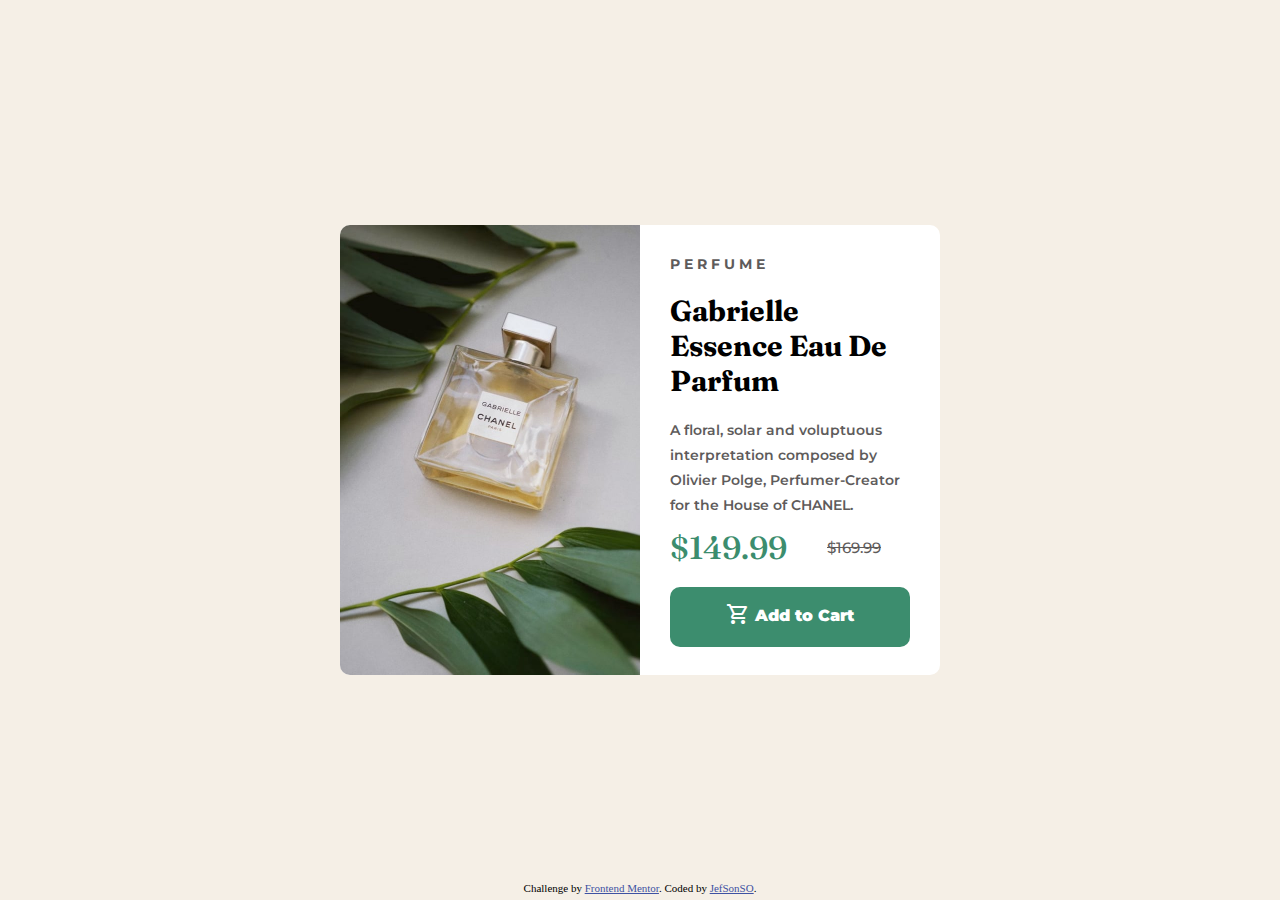
<file: cartaodevisualizacao/index.html>
<!DOCTYPE html>
<html lang="en">
<head>
  <meta charset="UTF-8">
  <meta name="viewport" content="width=device-width, initial-scale=1.0"> <!-- displays site properly based on user's device -->

  <link rel="icon" type="image/png" sizes="32x32" href="./images/favicon-32x32.png">

  <link rel="stylesheet" href="https://fonts.googleapis.com/css2?family=Material+Symbols+Outlined:opsz,wght,FILL,GRAD@48,400,0,0" />
    
  <title>Frontend Mentor | Product preview card component</title>
  <link rel="stylesheet" href="estilos/style.css">
  <link rel="stylesheet" href="estilos/descktop.css" media="screen and (orientation:landscape)">
</head>
<body>

  <div class="card">
    <div class="foto"></div>
    <div class="info">
        <h2>PERFUME</h2>
        <h1>Gabrielle Essence Eau De Parfum</h1>
        <p>
         A floral, solar and voluptuous interpretation composed by Olivier Polge,
          Perfumer-Creator for the House of CHANEL.
        </p>
       <div class="preco">
          <p id="atual">$149.99</p>
          <p id="antigo">$169.99</p>
       </div>
       <div class="add_to_cart"><a href="#">
        <p>
          <span class="material-symbols-outlined">
          shopping_cart
          </span>
          Add to Cart
        </p>
       </a>
        </div>
    </div>
  </div>
  <div class="attribution">
    Challenge by <a href="https://www.frontendmentor.io?ref=challenge" target="_blank">Frontend Mentor</a>. 
    Coded by <a href="https://github.com/JefersonSO" target="_blank">JefSonSO</a>.
  </div>
</body>
</html>
</file>
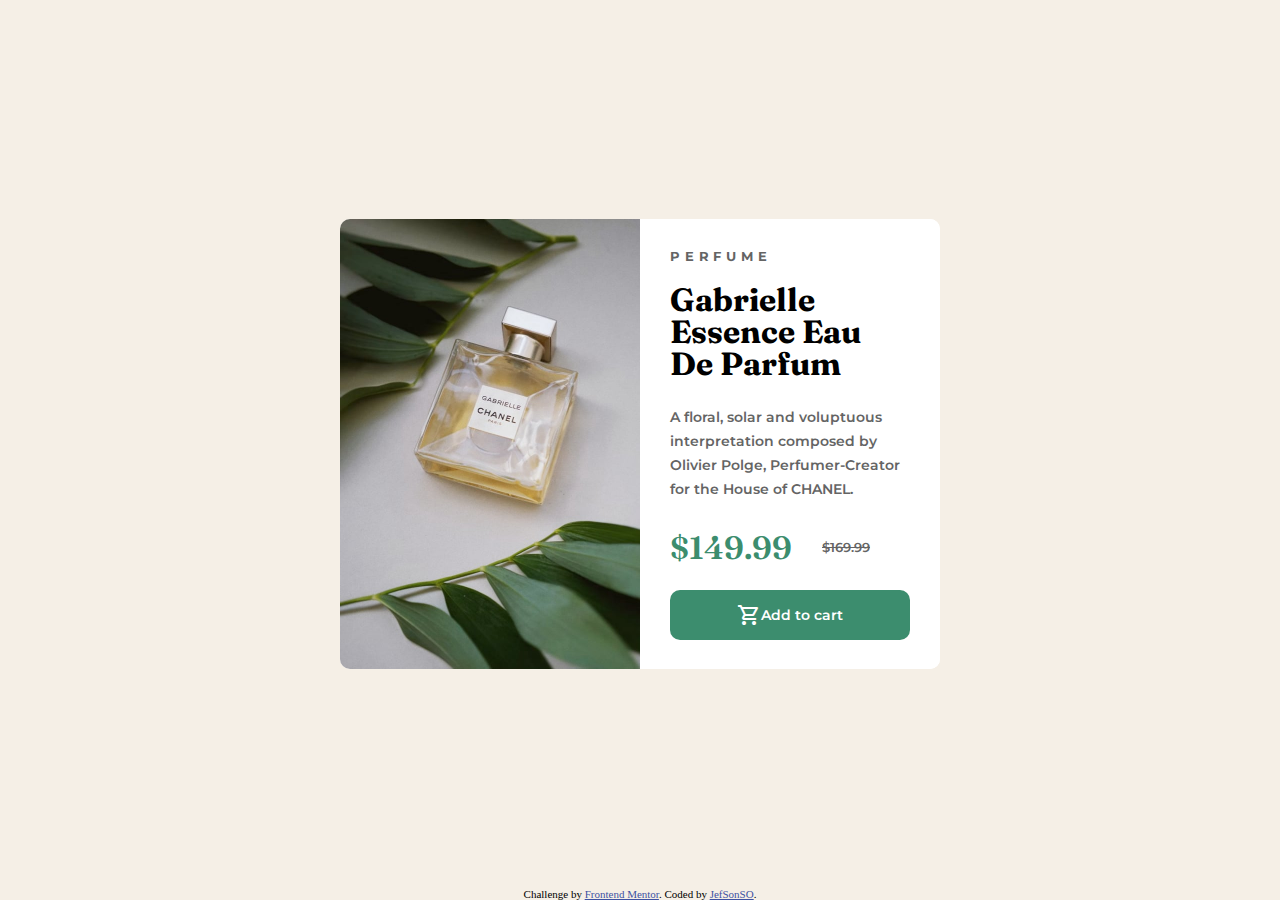
<file: cartaodevisualizacaocomflexbox/index.html>
<!DOCTYPE html>
<html lang="pt-br">
<head>
    <meta charset="UTF-8">
    <meta http-equiv="X-UA-Compatible" content="IE=edge">
    <meta name="viewport" content="width=device-width, initial-scale=1.0">
    <link rel="stylesheet" href="https://fonts.googleapis.com/css2?family=Material+Symbols+Outlined:opsz,wght,FILL,GRAD@48,400,0,0" />
    <link rel="stylesheet" href="estilos/style.css">
    <link rel="stylesheet" href="estilos/desktop.css" media="screen">
    <link rel="stylesheet" href="estilos/portrait.css" media="screen and (orientation: portrait)">
     
    <title>Frontend Mentor | Product preview card component</title>
</head>
<body>
    <section class="card">
       <div class="img"></div>
       <section class="info">
            <h1>PERFUME</h1>
            <h2>Gabrielle Essence Eau De Parfum</h2>
            <p>A floral, solar and voluptuous interpretation composed by Olivier Polge,
             Perfumer-Creator for the House of CHANEL.
            </p>
            <div class="preco">
                <p id="pnovo">$149.99</p>
                <p id="pantigo">$169.99</p>
            </div>
            <div class="button">
                <a href="#">
                    <span class="material-symbols-outlined">
                        shopping_cart
                        </span>
                    <p>Add to cart</p>
                </a>
            </div>
        </section>
    </section>
    <footer class="attribution">
        Challenge by <a href="https://www.frontendmentor.io?ref=challenge" target="_blank">Frontend Mentor</a>. 
        Coded by <a href="https://github.com/JefersonSO" target="_blank">JefSonSO</a>.
    </footer>
</body>

</html>
</file>
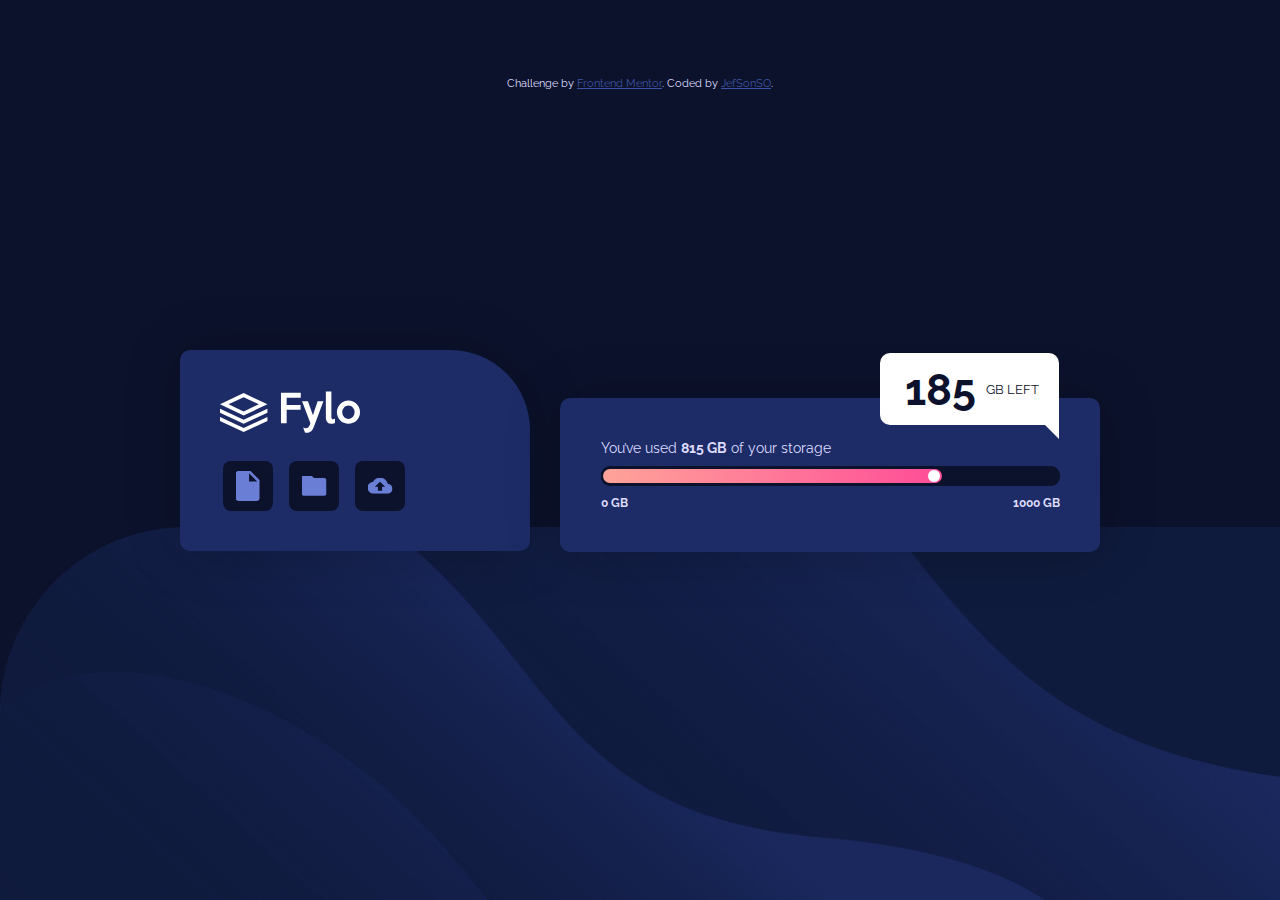
<file: fylo-data-storage-component-master/index.html>
<!DOCTYPE html>
<html lang="en">
<head>
  <meta charset="UTF-8">
  <meta name="viewport" content="width=device-width, initial-scale=1.0"> <!-- displays site properly based on user's device -->

  <link rel="icon" type="image/png" sizes="32x32" href="./images/favicon-32x32.png">

  <link href="https://fonts.googleapis.com/css2?family=Raleway&display=swap" rel="stylesheet">

  <link rel="stylesheet" href="https://fonts.googleapis.com/css2?family=Material+Symbols+Outlined:opsz,wght,FILL,GRAD@48,400,0,0" />

  <link rel="stylesheet" href="styles/desktop.css">

  <link rel="stylesheet" href="styles/portrait.css">
  
  <title>Frontend Mentor | Fylo data storage component</title>


</head>
<body>
    <section class="box">
    
      <div class="options">
        <img src="images/logo.svg" alt="logo fylo">
        <div class="icons">
          <span><img src="images/icon-document.svg" alt="document">
        </span>
          <span><img src="images/icon-folder.svg" alt="folder"></span>
          <span><img src="images/icon-upload.svg" alt="upload" id="upload"></span>
        </div>
      </div>
    
    
      <div class="storage">
    
          <p>
            You’ve used <strong>815 GB</strong> of your storage
          </p>
          <div class="meter">
            <div id="bar">
              <div id="point"></div>
            </div>
          </div>
          <div id="gb">
            <p> <strong>0 GB</strong></p>
            <p><strong>1000 GB</strong></p>
          </div>
           <div id="balloon">
            <p id="n">185 </p>
            <p id="l">GB LEFT</p>
          </div>
    
      </div>
      <div class="attribution">
        Challenge by <a href="https://www.frontendmentor.io?ref=challenge" target="_blank">Frontend Mentor</a>.
        Coded by <a href="https://github.com/JefersonSO" target="_blank">JefSonSO</a>.
      </div>
    </section>
</body>
</html>
</file>
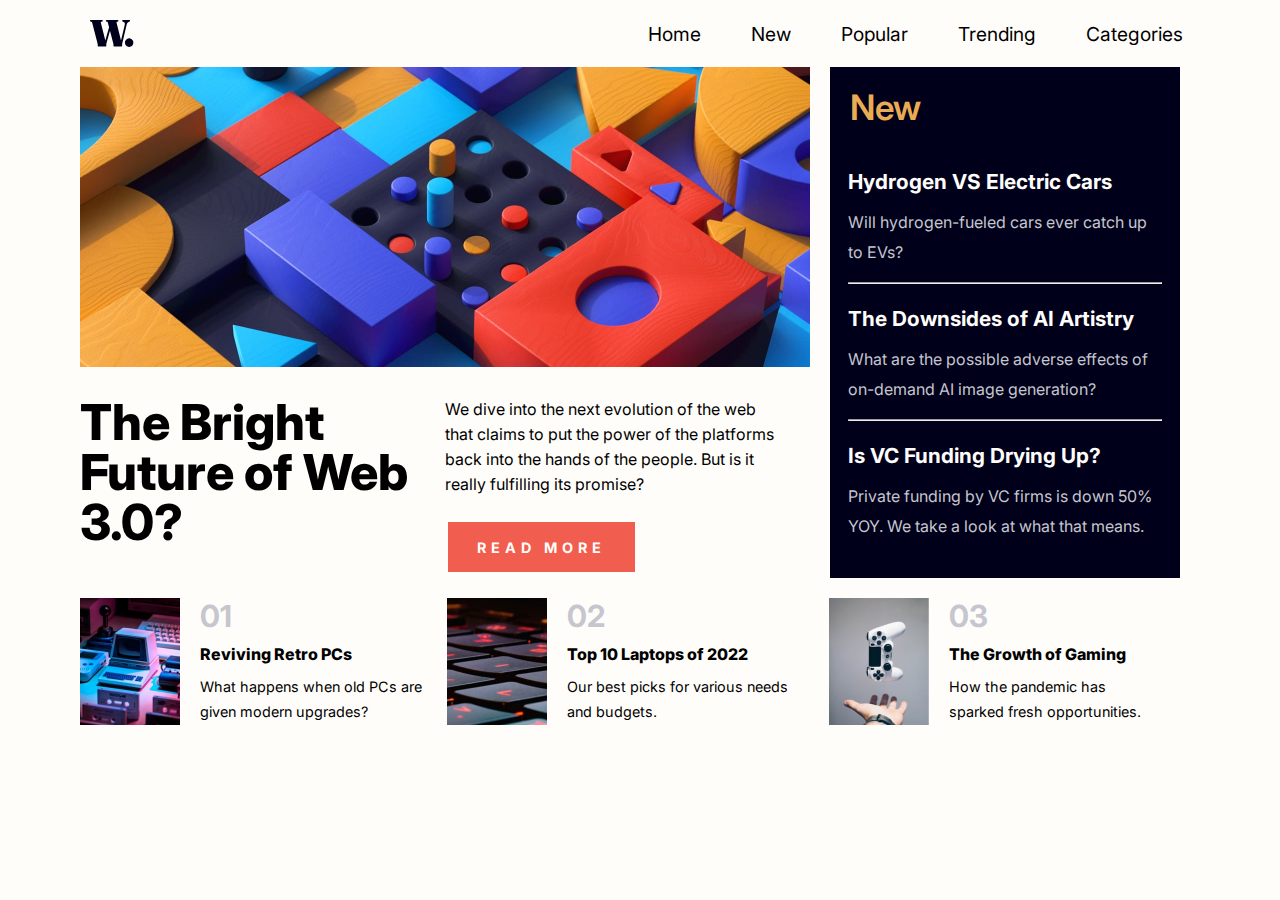
<file: news-homepage-main/index.html>
<!DOCTYPE html>
<html lang="en">
<head>
  <meta charset="UTF-8">
  <meta name="viewport" content="width=device-width, initial-scale=1.0"> <!-- displays site properly based on user's device -->

  <link rel="icon" type="image/png" sizes="32x32" href="./assets/images/favicon-32x32.png">
  
  <link href="https://fonts.googleapis.com/css2?family=Inter:wght@400;700;800&display=swap" rel="stylesheet">

  <link rel="stylesheet" href="estilos/mobile_style.css" media="All">
  <link rel="stylesheet" href="estilos/desktop.css" media="screen">
  
  <title>Frontend Mentor | News homepage</title>


  
</head>
<body >
  <header>
    <nav >
        <img src="assets/images/logo.svg" alt="icone 'w.'" id="iconeW">
        
        <div id="menu">
          <div id="fecharMenu">
            <img src="assets/images/icon-menu-close.svg" alt="xix" >
          </div>
          <a href="#">Home</a>
          <a href="#">New</a>
          <a href="#">Popular</a>
          <a href="#">Trending</a>
          <a href="#">Categories</a>
        </div>
        <div id="abrirMenu">
          <img src="assets/images/icon-menu.svg" alt="icone menu">
        </div>
    </nav>
  </header>
  <main>
    
    <section>
      <article>
        <img src="assets/images/image-web-3-desktop.jpg" alt="ilustração de peças que se encaixam" id="ftgrande">
        <img src="assets/images/image-web-3-mobile.jpg" alt="ilustração de peças que se encaixam" id="ftpequena" >
        <aside id="web3">
          <h1>The Bright Future of Web 3.0?</h1>
          <p>
            We dive into the next evolution of the web that claims to put the power of the platforms back into the hands of the people.
            But is it really fulfilling its promise?
          </p>
          <div id="leiamais">
            <a href="#">READ MORE</a>
          </div>
        </aside>
      </article>
      
      <aside id="news">
        <h2>New</h2>
        <h3>Hydrogen VS Electric Cars</h3>
        <p>Will hydrogen-fueled cars ever catch up to EVs?</p>
        <hr>
        <h3>The Downsides of AI Artistry</h3>
        <p>What are the possible adverse effects of on-demand AI image generation?</p>
        <hr>
        <h3>Is VC Funding Drying Up?</h3>
        <p>Private funding by VC firms is down 50% YOY. We take a look at what that means.</p>
      </aside>
    </section>  
    <article id="mais">
      <aside id="t01">
        <img src="assets/images/image-retro-pcs.jpg" alt="pc retrô">
        <div class="texto">
          <h2>01</h2>
          <h3>Reviving Retro PCs</h3>
          <p>What happens when old PCs are given modern upgrades?</p>
        </div>
      </aside>
      <aside id="t02">
        <img src="assets/images/image-top-laptops.jpg" alt="teclado laptop">
        <div class="texto">
          <h2>02</h2>
          <h3>Top 10 Laptops of 2022</h3>
          <p>Our best picks for various needs and budgets.</p>
        </div>
      </aside>
      <aside id="t03">
        <img src="assets/images/image-gaming-growth.jpg" alt="controle de ps4">
        <div class="texto">
          <h2>03</h2>
          <h3>The Growth of Gaming</h3>
          <p>How the pandemic has sparked fresh opportunities.</p>
        </div>
      </aside>
    </article>
  </main>  
  <script src="script.js"></script>
</body>  
    
  
</html>
</file>
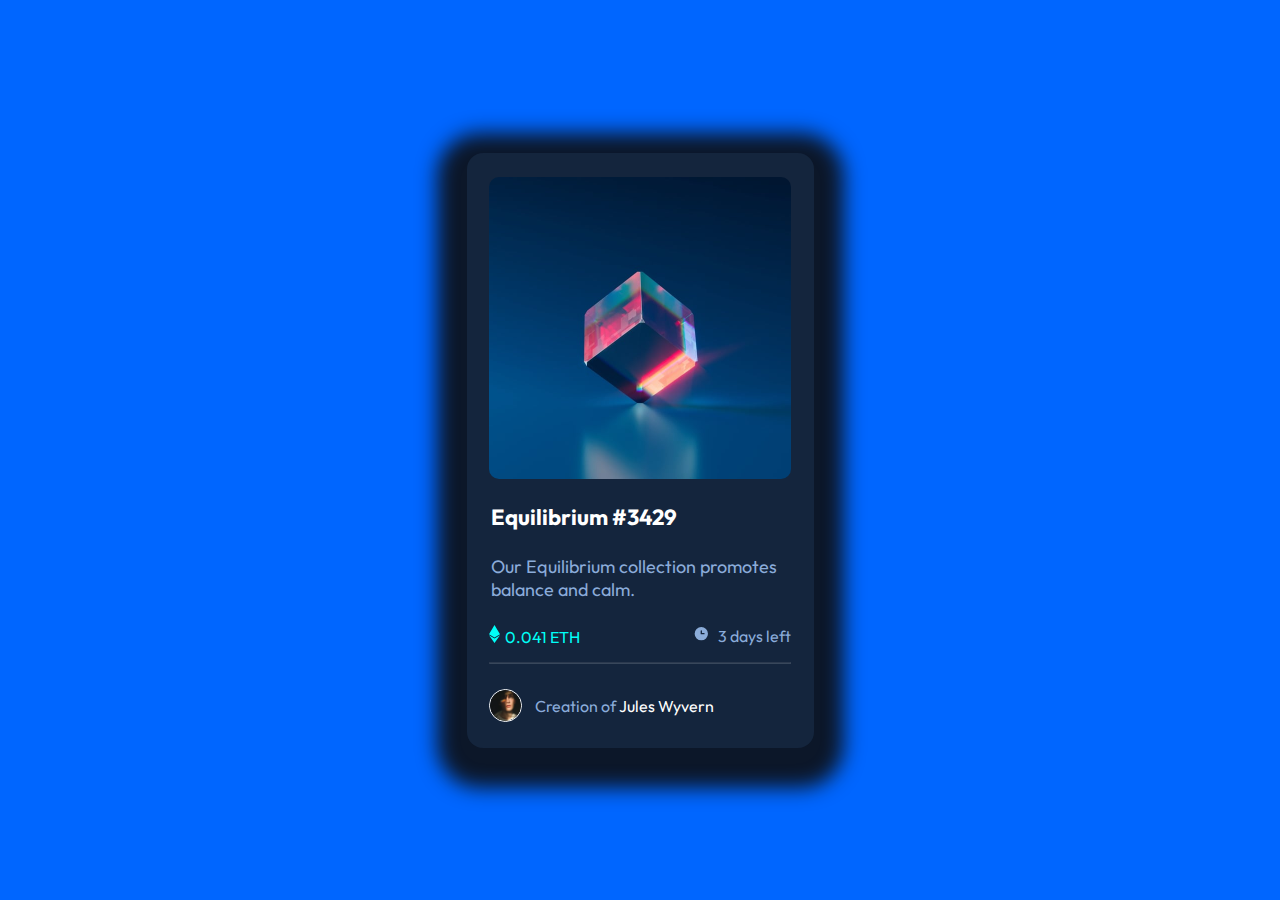
<file: nft-preview-card-component-main/index.html>
<!DOCTYPE html>
<html lang="en">
<head>
  <meta charset="UTF-8">
  <meta name="viewport" content="width=device-width, initial-scale=1.0">

  <link rel="icon" type="image/png" sizes="32x32" href="./images/favicon-32x32.png">
  
  <title>Frontend Mentor | NFT preview card component</title>

  <link rel="stylesheet" href="estilos/desktop.css">

  <link rel="stylesheet" href="estilos/portrait.css" media="screen and (orientation: portrait)">

  
</head>
<body>
  <section class="conteiner">
    <div class="img">
      <a href="">
        <div class="slc"></div>
      </a>
    </div>
    <h1><a href="#">Equilibrium #3429</a></h1>
    <p id="txt">Our Equilibrium collection promotes balance and calm.</p>
    <div class="a"><p id="eth"><img src="images/icon-ethereum.svg" alt="">0.041 ETH</p>
       <p><img src="images/icon-clock.svg" alt="clock"> 3 days left</p> 
    </div>
    <hr>
    <div class="creator">
      <p><img src="images/image-avatar.png" alt="creator"> Creation of <a href="#">Jules Wyvern</a></p>
    </div>
  </section>
</body>
</html>
</file>
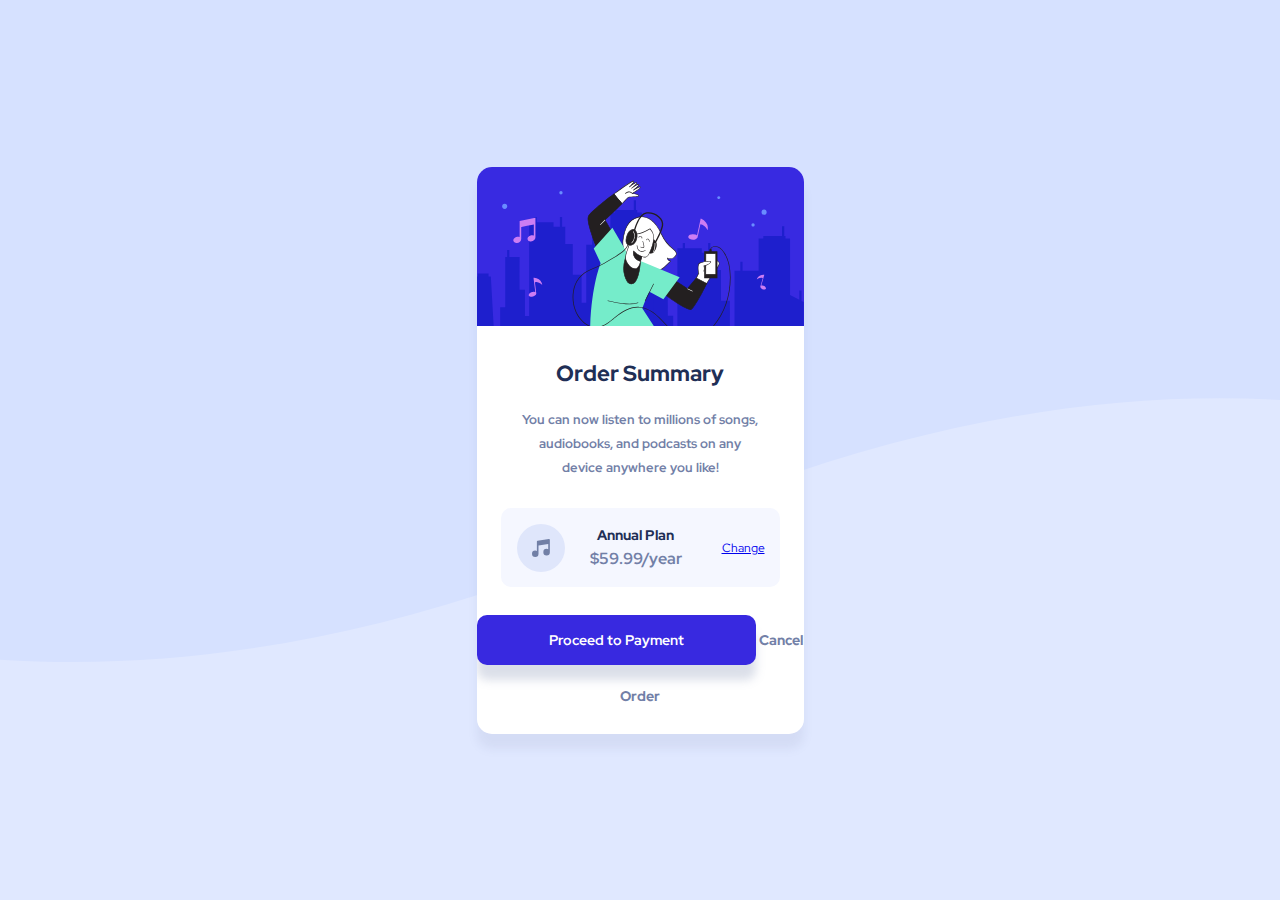
<file: order-summary-component-main/index.html>
<!DOCTYPE html>
<html lang="pt-Br">
<head>
  <meta charset="UTF-8">
  <meta name="viewport" content="width=device-width, initial-scale=1.0"> 
  <link rel="icon" type="image/png" sizes="32x32" href="./images/favicon-32x32.png">

  <link rel="preconnect" href="https://fonts.googleapis.com">
  <link rel="preconnect" href="https://fonts.gstatic.com" crossorigin>
  <link href="https://fonts.googleapis.com/css2?family=Red+Hat+Display:wght@500;700;800&display=swap" rel="stylesheet"> 

  <link rel="stylesheet" href="style.css" media="all">

  <link rel="stylesheet" href="desktop.css">

  <title>Frontend Mentor | Order summary card</title>

  
 
</head>
<body>

  <main>
    <img src="images/illustration-hero.svg" alt="ilustração pessoa com fones de ouvido">
    <h1>Order Summary</h1>
    <p>
      You can now listen to millions of songs, audiobooks, and podcasts on any
      device anywhere you like!
    </p>
    <section>
      <img src="images/icon-music.svg" alt="ocone nota musical">
      <div id="preco">
        <h2>Annual Plan</h2>
        <p>$59.99/year</p>
      </div>
      <a href="#">Change</a>
    </section>
    <input type="button" value="Proceed to Payment">
    <a href="#">Cancel Order</a>
  </main>
  
  
</body>
</html>
</file>
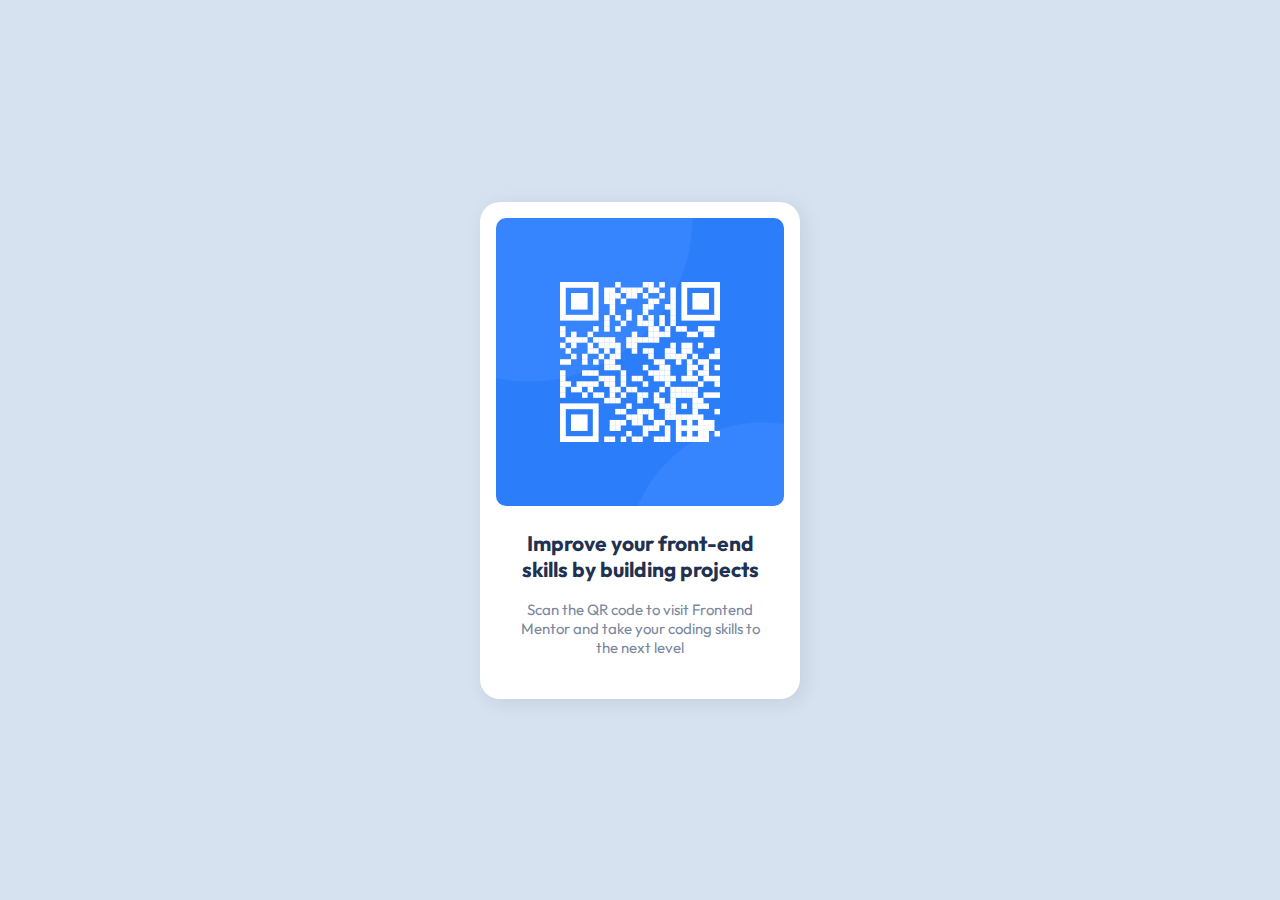
<file: qr-code-component-main/index.html>
<!DOCTYPE html>
<html lang="en">
<head>
  <meta charset="UTF-8">
  <meta name="viewport" content="width=device-width, initial-scale=1.0">

  <link rel="icon" type="image/png" sizes="32x32" href="./images/favicon-32x32.png">

  <link rel="preconnect" href="https://fonts.googleapis.com">
  <link rel="preconnect" href="https://fonts.gstatic.com" crossorigin>
  <link href="https://fonts.googleapis.com/css2?family=Outfit:wght@400;700&display=swap" rel="stylesheet">

  
  
  <title>Frontend Mentor | QR code component</title>
  <style>
    * {
      margin: 0%;
      padding: 0%;
      box-sizing: border-box;
    }


    body{
        width: 100vw;
        height: 100vh;
        display: flex;
        justify-content: center;
        align-items: center;
        background-color: hsl(212, 45%, 89%);
        font-family: 'Outfit', sans-serif;
        

    }

    #card {
      
      width: 320px;
      height: 497px;
      border-radius: 20px;
      background-color: hsl(0, 0%, 100%);
      box-shadow: 4px 4px 20px rgba(0, 0, 0, 0.082);
    }

    #card > img {
      width: 288px;
      height: 288px;
      margin: auto;
      margin: 16px;
      margin-bottom: 0%;
      border-radius: 10px;
    }

    h1 {
      font-size: 21px;
      margin: 20px 28px 18px 28px;
      text-align: center;
      color: hsl(218, 44%, 22%)
    }

    p {
      color: hsl(220, 15%, 55%);
      text-align: center;
      margin: 10px 34px 18px 34px;
      font-size: 15px;
    }



  </style>

  
</head>
<body>

  <div id="card">
    <img src="images/image-qr-code.png" alt="">
    <h1>Improve your front-end skills by building projects</h1>
    <p>Scan the QR code to visit Frontend Mentor and take your coding skills to the next level</p>
  </div>
  
  
</body>
</html>
</file>
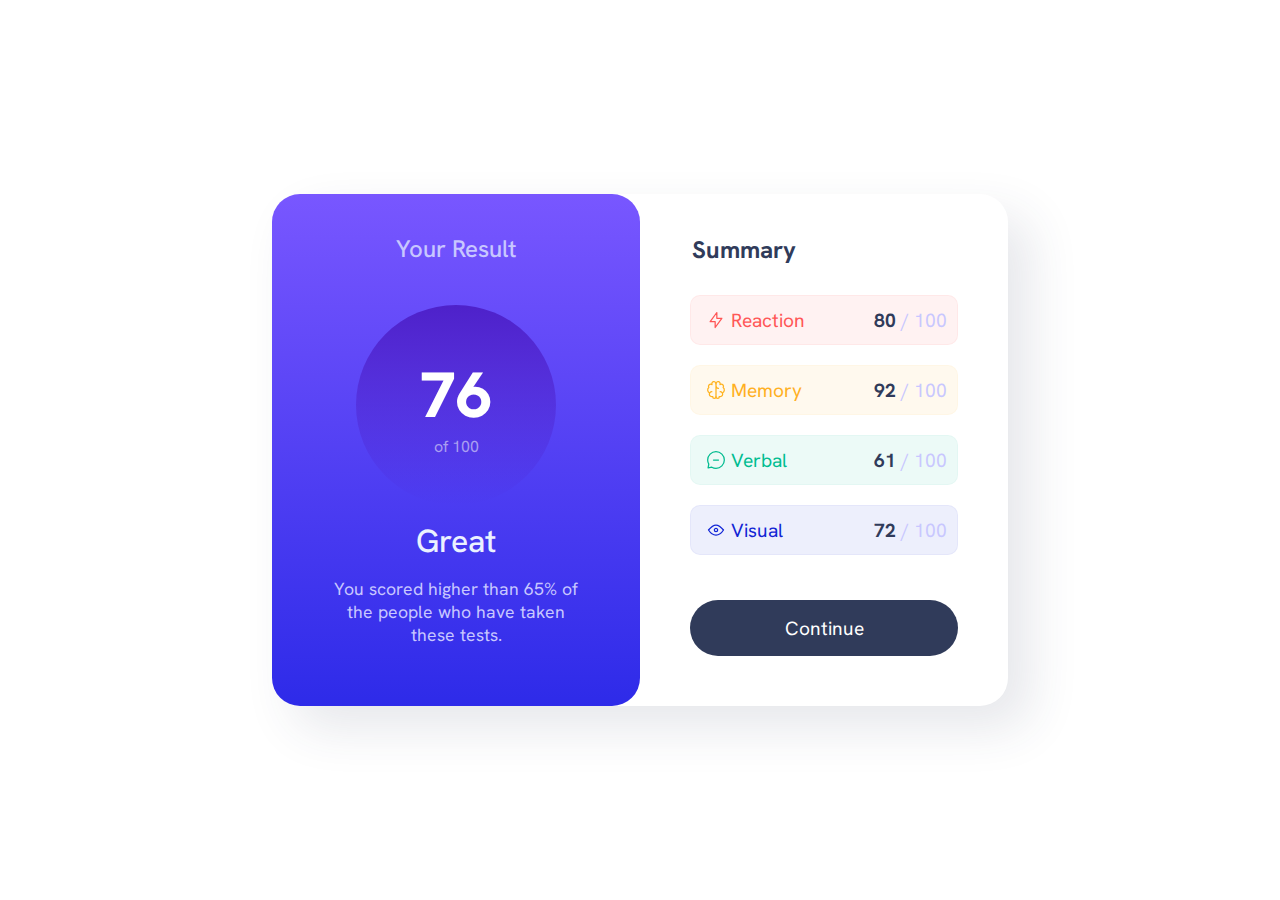
<file: results-summary-component-main/index.html>
<!DOCTYPE html>
<html lang="en">
<head>
  <meta charset="UTF-8">
  <meta name="viewport" content="width=device-width, initial-scale=1.0"> 

  <link rel="icon" type="image/png" sizes="32x32" href="./assets/images/favicon-32x32.png">

  

  <link rel="stylesheet" href="estilos/style.css" media="all">
  <link rel="stylesheet" href="estilos/desktop.css">
  <link rel="stylesheet" href="estilos/mobile.css" >
  
  <title>Frontend Mentor | Results summary component</title>

 
  
</head>
<body>

  <div id="card">
    <div id="result">
      <h1>Your Result</h1>
      <div id="circulo">
        <p id="pontuação">76</p>
        <p id="of_100">of 100</p>
      </div>
      <h2>Great</h2>
      <p>You scored higher than 65% of the people who have taken these tests.</p>
    </div>
    
    <div id="sumary">
      <h1>Summary</h1>
      <div id="reaction">
        <p class="p1"> <img src="assets/images/icon-reaction.svg" alt="icone reaction"> Reaction</p>
        <p class="p2"><strong>80</strong> / 100</p>
      </div>
      <div id="memory">
        <p class="p1"> <img src="assets/images/icon-memory.svg" alt="icone memory"> Memory</p>
        <p class="p2"><strong>92</strong> / 100</p>
      </div>
      <div id="verbal">
        <p class="p1"> <img src="assets/images/icon-verbal.svg" alt="icone verbal"> Verbal</p>
        <p class="p2"><strong>61</strong> / 100</p>
      </div>
      <div id="visual">
        <p class="p1"> <img src="assets/images/icon-visual.svg" alt="icone visual"> Visual</p>
        <p class="p2"><strong>72 </strong>/ 100</p>
      </div>
      <input type="button" value="Continue" id="continue">
    </div>
  </div>
  
 
</body>
</html>
</file>
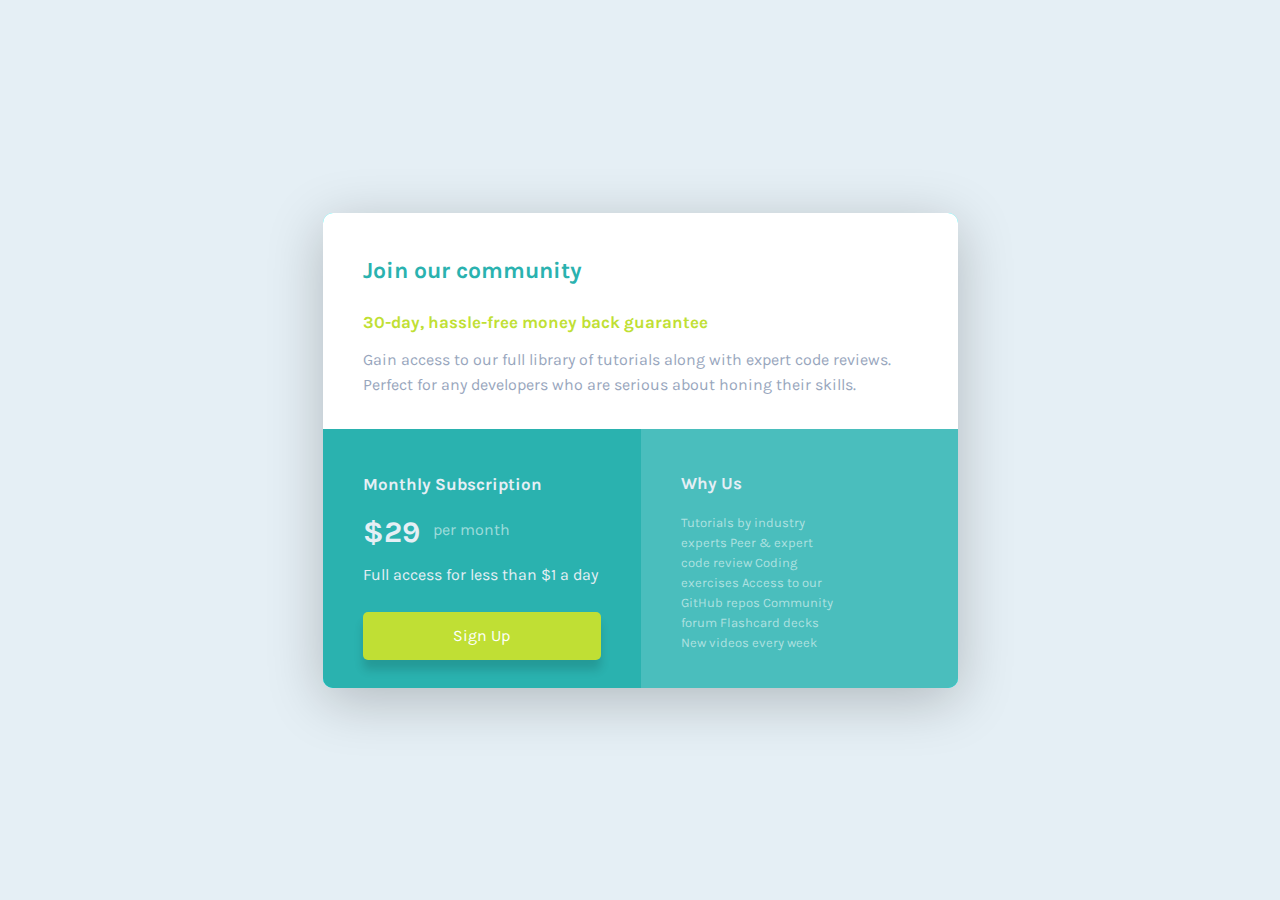
<file: single-price-grid-component-master/index.html>
<!DOCTYPE html>
<html lang="en">
<head>
  <meta charset="UTF-8">
  <meta name="viewport" content="width=device-width, initial-scale=1.0"> <!-- displays site properly based on user's device -->

  <link rel="icon" type="image/png" sizes="32x32" href="./images/favicon-32x32.png">

  <link rel="preconnect" href="https://fonts.googleapis.com">
  <link rel="preconnect" href="https://fonts.gstatic.com" crossorigin>
  <link href="https://fonts.googleapis.com/css2?family=Karla:wght@400;700&display=swap" rel="stylesheet">

  <link rel="stylesheet" href="style.css">
  
  <title>Frontend Mentor | Single Price Grid Component</title>


  <style>
    .attribution { font-size: 11px; text-align: center; }
    .attribution a { color: hsl(228, 45%, 44%); }
  </style>
</head>
<body>
  <main>
    <section id="s1">
      <h1>Join our community</h1>
      <h2>30-day, hassle-free money back guarantee</h2>
      <p>
        Gain access to our full library of tutorials along with expert code reviews.
        Perfect for any developers who are serious about honing their skills.
      </p>
    </section>
    <section id="s2">
      <h1>Monthly Subscription</h1>
      <article>
        <p id="preco"> &dollar;29</p>
        <p id="porMes"> per month </p>
      </article>
      <p>
        Full access for less than &dollar;1 a day
      </p>
      <input type="button" value="Sign Up">
    </section>
    <section id="s3">
      <h1>Why Us</h1>
      <p>
        Tutorials by industry experts
        Peer &amp; expert code review
        Coding exercises
        Access to our GitHub repos
        Community forum
        Flashcard decks
        New videos every week
      </p>
    </section>
  </main>
  

</body>
</html>
</file>
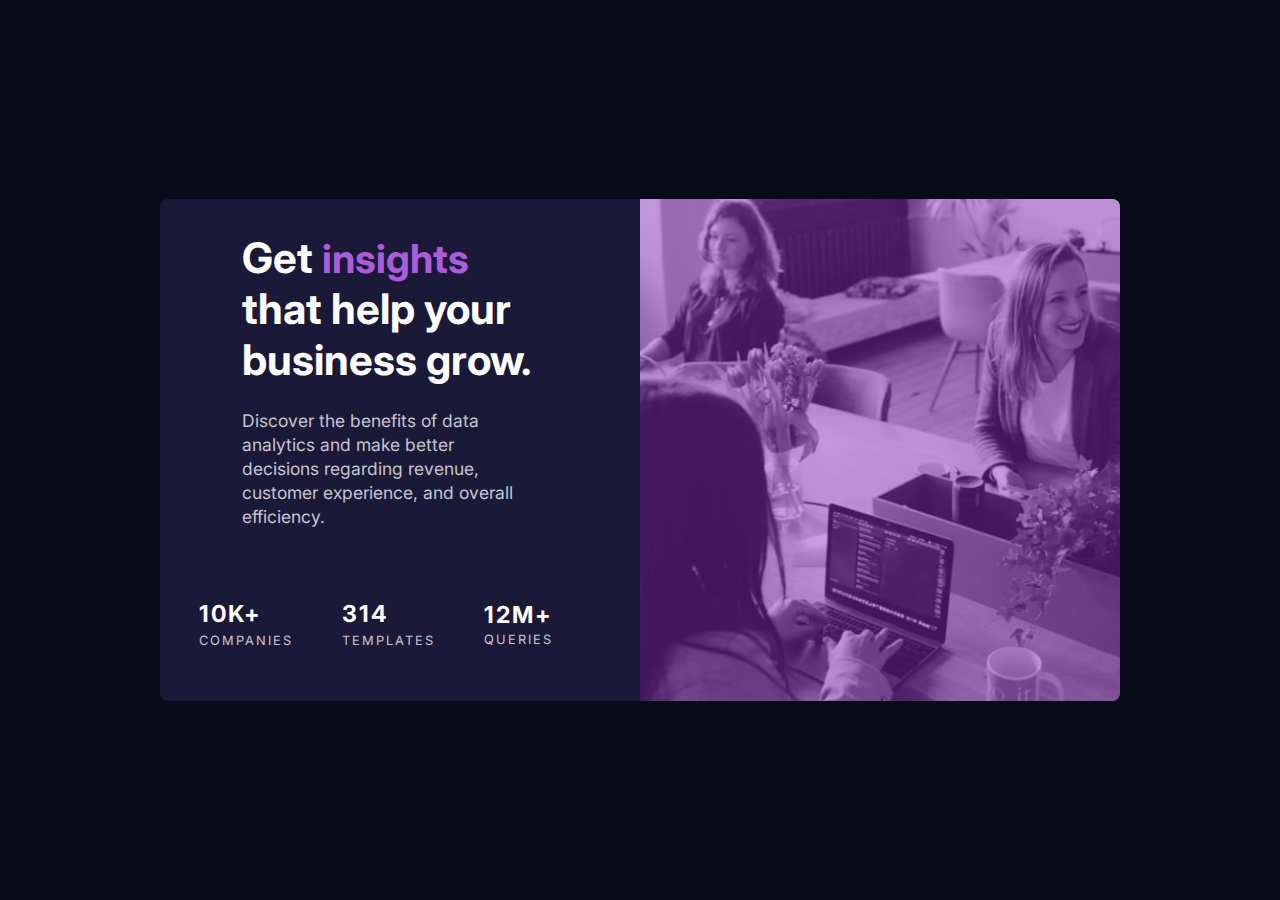
<file: stats-preview-card-component-main/index.html>
<!DOCTYPE html>
<html lang="pt-br">
<head>
  <meta charset="UTF-8">
  <meta name="viewport" content="width=device-width, initial-scale=1.0"> 
  <link rel="icon" type="image/png" sizes="32x32" href="./images/favicon-32x32.png">
  <link rel="preconnect" href="https://fonts.googleapis.com">
  <link rel="preconnect" href="https://fonts.gstatic.com" crossorigin>
  <link href="https://fonts.googleapis.com/css2?family=Inter:wght@400;700&family=Lexend+Deca&display=swap" rel="stylesheet">
  <link rel="stylesheet" href="styles/style.css">
  
  <title>Frontend Mentor | Stats preview card component</title>


</head>
<body class="centralizar">

  <main>
    <section id="img"><aside></aside></section>
    
    <section id="txt" class="centralizar" >
        <h1>Get <b>insights</b> that help your business grow.</h1>
        <p>
          Discover the benefits of data analytics and make better decisions regarding revenue, customer
          experience, and overall efficiency.
        </p>
  
        <section id="dados" >
          <div class="centralizar">
            <h2>10k+</h2>
            <p>companies</p>
          </div>
          <div class="centralizar">
            <h2>314</h2>
            <p>templates</p>
          </div>
          <div class="centralizar">
            <h2>12m+</h2>
            <p>queries</p>
          </div>
        </section> 
    </section>
  </main>

  
</body>
</html>
</file>
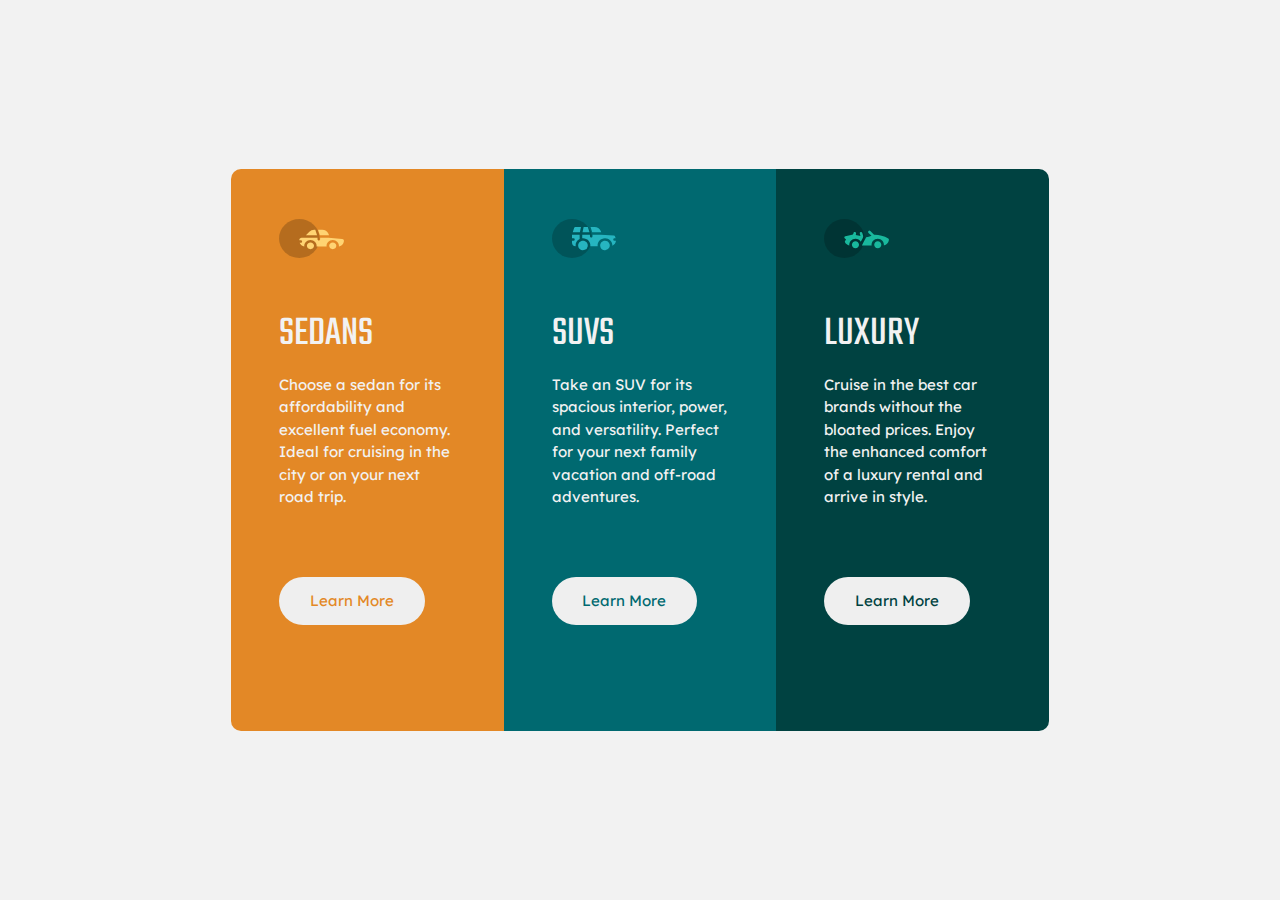
<file: 3-column-preview-card-component-main/3-column-preview-card-component-main/index.html>
<!DOCTYPE html>
<html lang="en">
<head>
  <meta charset="UTF-8">
  <meta name="viewport" content="width=device-width, initial-scale=1.0">

  <link rel="icon" type="image/png" sizes="32x32" href="./images/favicon-32x32.png">

  <link rel="stylesheet" href="style.css">

 
  <link rel="preconnect" href="https://fonts.googleapis.com">
  <link rel="preconnect" href="https://fonts.gstatic.com" crossorigin>
  <link href="https://fonts.googleapis.com/css2?family=Lexend+Deca&family=Teko&display=swap" rel="stylesheet">
 
  
  <title>Frontend Mentor | 3-column preview card component</title>

 
</head>
<body>
  
  <main>
    <section id="one" >
      <img src="images/icon-sedans.svg" alt="icone sedans">
      <h1>Sedans</h1>
      <p>
        Choose a sedan for its affordability and excellent fuel economy. Ideal for cruising in the city
        or on your next road trip.
      </p>
      <input type="button" value="Learn More">
    </section>
    <section id="two">
      <img src="images/icon-suvs.svg" alt="icone suv">
      <h1>SUVs</h1>
      <p>
        Take an SUV for its spacious interior, power, and versatility. Perfect for your next family vacation
        and off-road adventures.
      </p>
      <input type="button" value="Learn More">
    </section>
    <section id="three">
      <img src="images/icon-luxury.svg" alt="icone luxury">
      <h1>Luxury</h1>
      <p>
        Cruise in the best car brands without the bloated prices. Enjoy the enhanced comfort of a luxury
        rental and arrive in style.
      </p>
      <input type="button" value="Learn More">
    </section>
  </main>
  

</body>
</html>
</file>
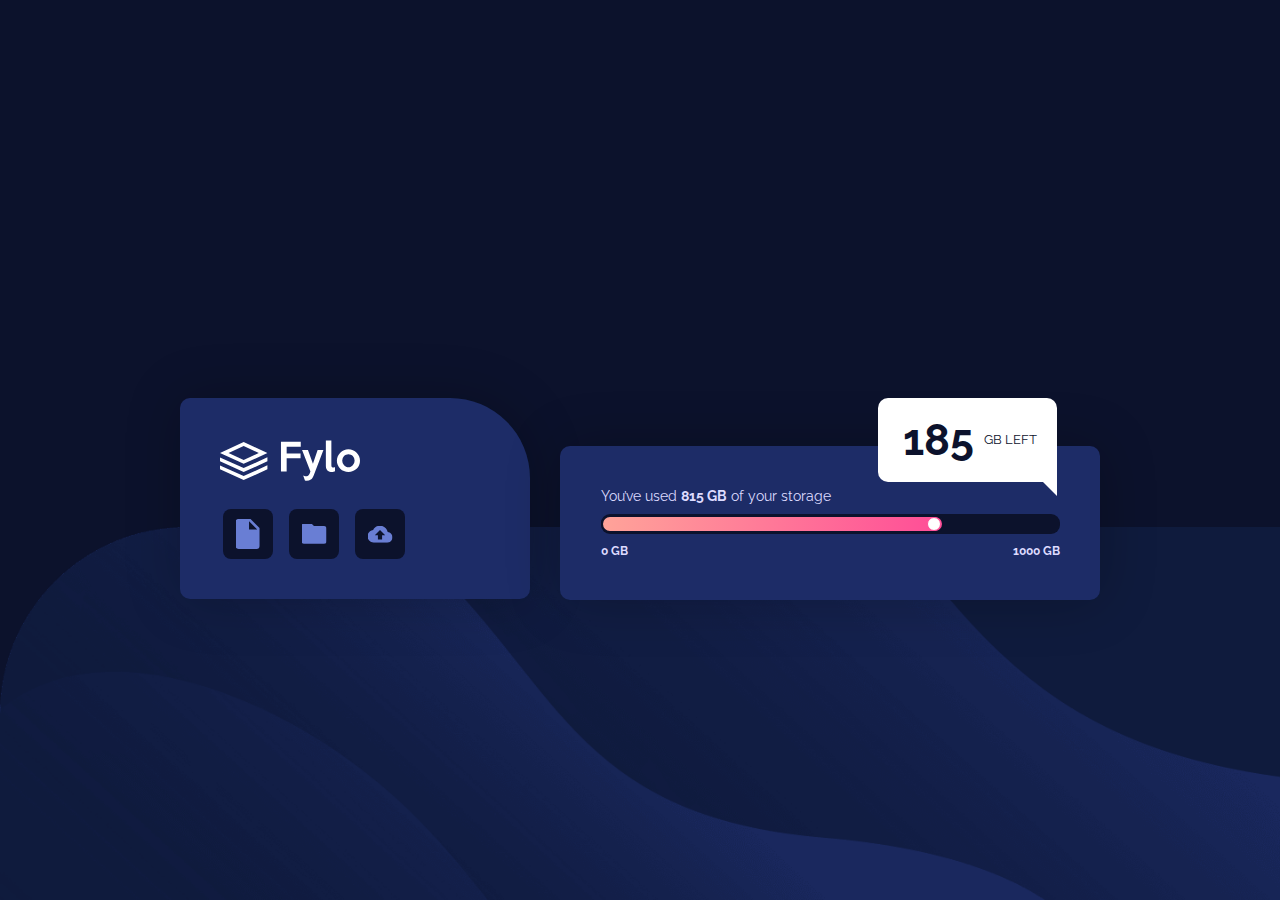
<file: fylo-data-storage-component-master/fylo-data-storage-component-master/index.html>
<!DOCTYPE html>
<html lang="en">
<head>
  <meta charset="UTF-8">
  <meta name="viewport" content="width=device-width, initial-scale=1.0"> <!-- displays site properly based on user's device -->

  <link rel="icon" type="image/png" sizes="32x32" href="./images/favicon-32x32.png">

  <link href="https://fonts.googleapis.com/css2?family=Raleway&display=swap" rel="stylesheet">

  <link rel="stylesheet" href="https://fonts.googleapis.com/css2?family=Material+Symbols+Outlined:opsz,wght,FILL,GRAD@48,400,0,0" />

  <link rel="stylesheet" href="styles/desktop.css">

  <link rel="stylesheet" href="styles/portrait.css">
  
  <title>Frontend Mentor | Fylo data storage component</title>


</head>
<body>
  
  <section id="box">
    <div class="attribution">
      Challenge by <a href="https://www.frontendmentor.io?ref=challenge" target="_blank">Frontend Mentor</a>.
      Coded by <a href="https://github.com/JefersonSO" target="_blank">JefSonSO</a>.
    </div>
    <div id="balloon">
      <p id="n">185 </p>
      <p id="l">GB LEFT</p>
    </div>
  
    <section class="box">
    
      <div class="options">
        <img src="images/logo.svg" alt="logo fylo">
        <div class="icons">
          <span><img src="images/icon-document.svg" alt="document">
        </span>
          <span><img src="images/icon-folder.svg" alt="folder"></span>
          <span><img src="images/icon-upload.svg" alt="upload" id="upload"></span>
        </div>
      </div>
    
    
      <div class="storage">
    
          <p>
            You’ve used <strong>815 GB</strong> of your storage
          </p>
          <div class="meter">
            <div id="bar">
              <div id="point"></div>
            </div>
          </div>
          <div id="gb">
            <p> <strong>0 GB</strong></p>
            <p><strong>1000 GB</strong></p>
          </div>
    
      </div>
     
    </section>
    
    
  </section>

</body>
</html>
</file>
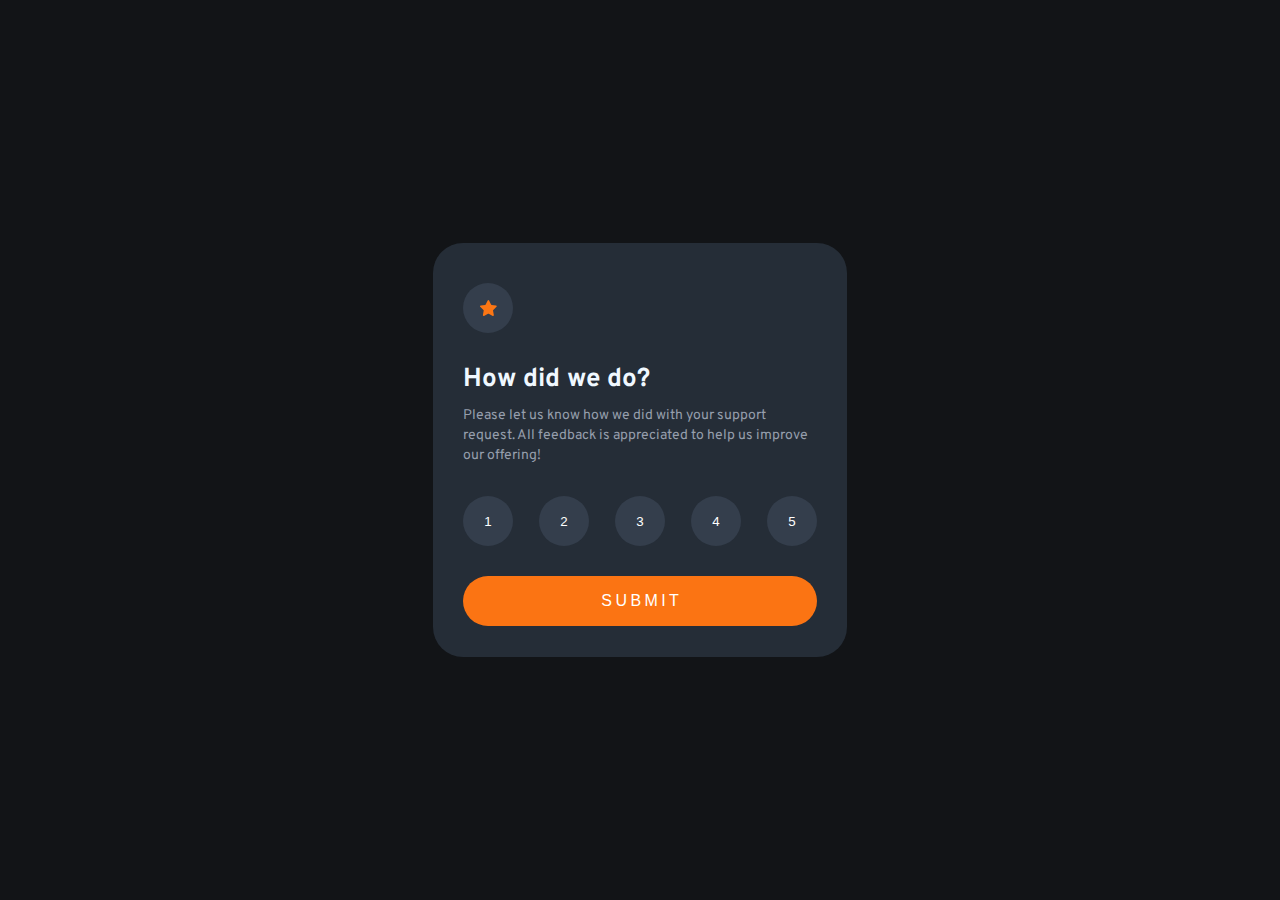
<file: interactive-rating-component-main/interactive-rating-component-main/index.html>
<!DOCTYPE html>
<html lang="en">
<head>
  <meta charset="UTF-8">
  <meta name="viewport" content="width=device-width, initial-scale=1.0"> <!-- displays site properly based on user's device -->

  <link rel="icon" type="image/png" sizes="32x32" href="./images/favicon-32x32.png">
  
  <link rel="stylesheet" href="estilos/style.css">

  <link rel="stylesheet" href="estilos/mobile.css" media="All">
  <title>Frontend Mentor | Interactive rating component</title>

  
</head>
<body>

  <!-- Rating state start -->

  <div id="caixa1">
    <div id="estrela">
      <img src="images/icon-star.svg" alt="estrela" >

    </div>
    <h1>How did we do?</h1>
    <p>
      Please let us know how we did with your support request. All feedback is appreciated
      to help us improve our offering!
    </p>
    <div id="numeros">
      <input type="button" value= 1 id="b1">
      <input type="button" value= 2 id="b2">
      <input type="button" value= 3 id="b3">
      <input type="button" value= 4 id="b4">
      <input type="button" value= 5 id="b5">
    </div>
    <input type="button" id="botao" value="S U B M I T"> 
  </div>

  
  <div id="caixa2">
    <img src="images/illustration-thank-you.svg" alt="">
    <p id="res" ></p>
    <h1>Thank you!</h1>
    <p>
      We appreciate you taking the time to give a rating. If you ever need more support,
      don’t hesitate to get in touch!
    </p>
  </div>
  <script src="script.js"></script>


  
</body>
</html>
</file>
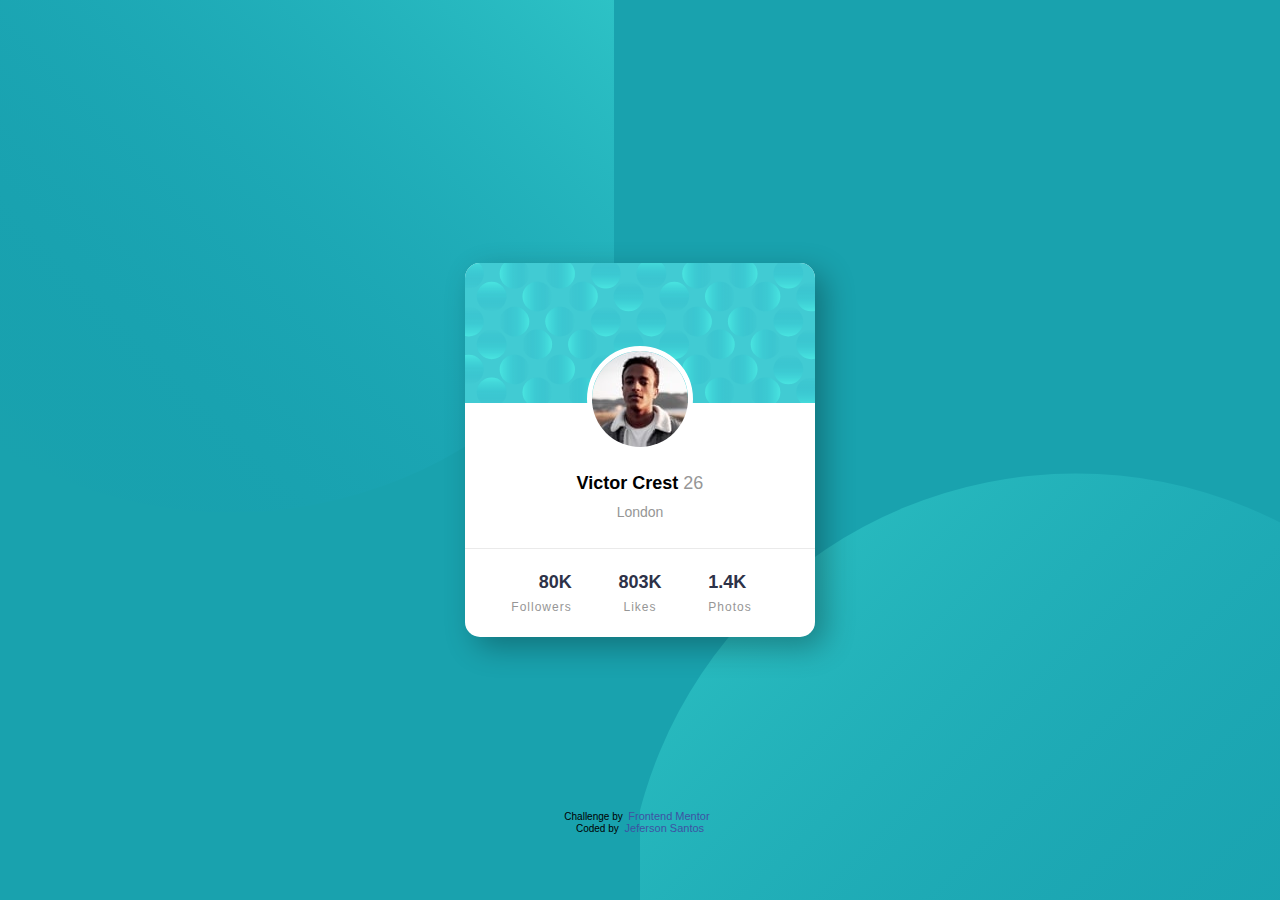
<file: profile-card-component-main/profile-card-component-main/index.html>
<!DOCTYPE html>
<html lang="en">
<head>
  <meta charset="UTF-8">
  <meta name="viewport" content="width=device-width, initial-scale=1.0">

  <link rel="icon" type="image/png" sizes="32x32" href="./images/favicon-32x32.png">

  <link rel="stylesheet" href="font/Kumbh_Sans/KumbhSans-VariableFont_YOPQ,wght.ttf">

  <link rel="stylesheet" href="style.css">
  
  <title>Frontend Mentor | Profile card component</title>

  
  
</head>
<body>
  <section id="back">
    <img id="circleTop" src="images/bg-pattern-top.svg" alt="">
    <img id="circleBottom" src="images/bg-pattern-bottom.svg" alt="">
  </section>
  <main id="card">
    <img id="imgTopCard" src="images/bg-pattern-card.svg" alt=" image in top part card">
    <img id="profile" src="images/image-victor.jpg" alt="profile picture ">
    <article id="userInfo">
      <h1>Victor Crest
      <span>26</span></h1>
      <p>London</p>
      
    </article>
    
    <section id="numbers">
      <article id="followers">
        <h2>80K</h2>
        <p>Followers</p>
      </article>
      <article id="likes">
        <h2>803K</h2>
        <p>Likes</p>
      </article>
      <article id="photos">
        <h2>1.4K</h2>
        <p>Photos</p>
      </article>
    </section>
  </main>
  <footer class=" attribution">
    <p>Challenge by &nbsp;<a href="https://www.frontendmentor.io?ref=challenge" target="_blank">Frontend Mentor &nbsp;</a></p> 
    <p>Coded by <a href="https://github.com/JefersonSO">&nbsp;Jeferson Santos</a></p>
  </footer>
</body>
</html>
</file>
<file: cartaodevisualizacao/estilos/style.css>
@charset "UTF-8";

@import url('https://fonts.googleapis.com/css2?family=Montserrat:wght@300&family=Sriracha&display=swap');

@import url('https://fonts.googleapis.com/css2?family=Fraunces:opsz,wght@9..144,700&family=Montserrat:wght@300&family=Sriracha&display=swap');

@media screen and (orientation:portrait) {
    
      

        * {
            margin: 0%;
            padding: 0%;
            box-sizing: border-box;
        }

        body {
            width: 98vw;
            height: 98vh;
            background-color: rgb(245, 239, 230);
            

        }

        div.card {
            position: absolute;
            top: 50%;
            left: 50%;
            transform: translate(-50%, -50%);
            margin: auto;
            height: auto;
            width: 375px;
            border-radius: 10px;
            overflow: hidden;
            background-color: white;

        }

        div.foto {
            background: url(../images/image-product-mobile.jpg);
            background-position: center center;
            width: 100% ;
            height: 275px;
            background-size: cover;
            background-repeat: no-repeat;
            
        }


        div.info {
            padding: 10px;
            color: rgb(94, 91, 91);
            
            font-family: 'Montserrat', sans-serif;
            font-weight: 500;
            

        }

        div.info > h2 {
            padding: 10px;
            font-size: 14px;
            letter-spacing: 4px;
        }

        div.info > h1 {

            padding: 10px;
            font-family:'Fraunces', serif;
            color: black;
        }

        div.info > p {
            padding: 10px;
            font-size: 1em;
            font-weight: 600;
            line-height: 25px;
        }

        

        div.preco > {
            display: inline-block;
            margin: 50px;
        
        
        }

        div.preco > p#atual {
            display: inline;
            color: rgb(60, 141, 110);
            font-family: 'Fraunces', serif;
            font-size: 2.5em;
            text-decoration: none;
            padding: 10px;
            
        }

        div.preco > p#antigo{
            float: right;
            position: relative;
            padding-top: 14px;
            font-size: 18px;
            text-decoration: line-through;
            right: 90px;
        
        }

        div.add_to_cart {
            background-color: rgb(60, 141, 110);
            position: relative;
            height: 55px;
            color: white;
            
            font-weight: 900;
            border-radius: 10px;
            padding: 20px;
            margin: 10px ;
        }

        div.add_to_cart > a{
            position: relative;
            bottom: 10px;
            text-align: center;
            text-decoration: none;
            margin-bottom: 5px;
        }
    

        .material-symbols-outlined { position: relative;
            top: 5px;
            
        }

        div.add_to_cart > a > p{
            color: white;
            text-decoration: none;
        }
    
        div.add_to_cart:hover{
            background-color: rgb(41, 87, 69);
        }



        .attribution {
            position: fixed;
            top: 98vh;
            left: 50%;
            transform: translate(-50%);
            font-size: 11px; text-align: center; }

        .attribution a { color: hsl(228, 45%, 44%); }


        
}
</file>
<file: cartaodevisualizacao/estilos/descktop.css>
@charset "UTF-8";

@media screen and (orientation:landscape){
    

    * {
        margin: 0%;
        padding: 0%;
        box-sizing: border-box;
    }
    
    body {
        width: 100vw;
        height: 100vh;
        background-color: rgb(245, 239, 230);
    }
    
    div.card {
        position: absolute;
        top: 50%;
        left: 50%;
        transform: translate(-50%, -50%);
        margin: auto;
        height: 450px;
        width: 600px;
        border-radius: 10px;
        overflow: hidden;
        background-color: white;

    }

    div.foto {
        background: url(../images/image-product-desktop.jpg);
        background-position: top center;
        width: 50%;
        height: 100%;
        background-size: cover;
        background-repeat: no-repeat;
        float: left;
        
    }

    div.info {
        padding: 20px;
        color: rgb(94, 91, 91);
        width: 50%;
        font-family: 'Montserrat', sans-serif;
        font-weight: 500;
        float: right;
        

    }

    div.info > h2 {
        padding: 10px ;
        font-size: 14px;
        letter-spacing: 4px;
    }

    div.info > h1 {

        padding: 10px;
        font-family:'Fraunces', serif;
        color: black;
        font-size: 1.8em;
    }

    div.info > p {
        padding:10px;
        font-size: 0.9em;
        font-weight: 600;
        line-height: 25px;
    }

    

    div.preco > {
        display: inline-block;
        margin: 50px;
    
    
    }

    div.preco > p#atual {
        display: inline;
        color: rgb(60, 141, 110);
        font-family: 'Fraunces', serif;
        font-size: 2em;
        text-decoration: none;
        padding: 10px;
    }

    div.preco > p#antigo{
        
        float: right;
        position: relative;

        font-size: 15px;
        text-decoration: line-through;
        top: 10px;
        right: 15%;
        
    
    }

    div.add_to_cart {
        background-color: rgb(60, 141, 110);
        position: relative;
        height: 55px;
        color: white;
        
        font-weight: 900;
        border-radius: 10px;
        padding: 30px;
        margin: 20px 10px ;
    }

    div.add_to_cart > a{
        position: relative;
        bottom: 20px;
        text-align: center;
        text-decoration: none;
        margin-bottom: 5px;
    }

    .material-symbols-outlined { position: relative;
        top: 5px;
        
    }

    div.add_to_cart > a > p{
        color: white;
        text-decoration: none;
    }

    div.add_to_cart:hover{
        background-color: rgb(41, 87, 69);;
        ;
    }




    .attribution {
        position: relative;
        top: 98vh;
        left: 50%;
        transform: translate(-50%);
        font-size: 11px; text-align: center; }

    .attribution a { color: hsl(228, 45%, 44%); }






}
</file>
<file: cartaodevisualizacaocomflexbox/estilos/style.css>
@charset "UTF8";

@import url('https://fonts.googleapis.com/css2?family=Fraunces:opsz,wght@9..144,700&family=Montserrat:wght@300&family=Sriracha&display=swap');


    
 
    * {
        margin: 0%;
        padding: 0%;
        box-sizing: border-box;
    }

    body {
        background-color: rgb(245, 239, 230);
        width: 100vw;
        height: 100vh;
        display: flex;
        flex-direction: column;
        align-items: center;
        justify-content: center;
    }    

    section.info {
        background-color: white;
        width: 50%;
        height: 100%;
       
        
    }

    section.info h2 {
        font-family:'Fraunces', serif;
        font-size: 2rem;
        line-height: 1;
        padding: 20px 30px;
        
        
    }
    
    section.info h1 {
        font-family: 'Montserrat';
        font-size: 0.8rem;
        padding: 30px 30px 0px 30px;
        letter-spacing: 0.3rem;
        color: rgb(100, 100, 100);
    }    

    section.info p {
        
        font-family: 'Montserrat', Arial;
        font-size: 0.9rem;
        line-height: 1.5rem;
        font-weight: 600;
        color: rgb(100, 100, 100);
        padding: 5px 30px;
      
        
    }


    section.info div.preco {
        display: flex;
        flex-direction: row;
        justify-content: baseline;
        padding: 25px 0px; 
        
            
        
    }

    section.info div.preco p#pnovo {
        color: rgb(60, 141, 110);
        font-family:'Fraunces', serif;
        font-size: 2rem;
        padding-right: 0%;
        
        

        

    }

    section.info div.preco p#pantigo {
        font-size: 0.8rem;
        color: rgb(100, 100, 100);
        text-decoration: line-through;
        
    } 

    section.info div.button{
        padding: 0px 30px ;
    }

    section.info div.button a{
        display: flex;
        flex-direction: row;
        justify-content: center;
        align-items: center;
        height: 50px;
        background-color: rgb(60, 141, 110);;
        border-radius: 10px;
        
        text-decoration: none;
        
    }

    section.info div.button a span {
        color: white;
        
        
    }

    section.info div.button a p {
        color: white;
        padding: 0%;
    }

    section.info div.button a:hover{
        background-color: rgb(41, 87, 69);;
    }

    .attribution {
        
        font-size: 11px; text-align: center; }

    .attribution a { color: hsl(228, 45%, 44%); }
</file>
<file: cartaodevisualizacaocomflexbox/estilos/desktop.css>
@charset "UTF-8";

@media screen {

    body {
        background-color: rgb(245, 239, 230);
    }

    section.card {

        margin: auto;
        width: 600px;
        height: 450px;
        background-color: white;
        border-radius: 10px;
        overflow: hidden;
        display: flex;
        flex-direction: row;
        transition: 300ms;

    }

    div.img { 
        width: 50%;
        height: 100%;
        background: url(../images/image-product-desktop.jpg);
        background-size: cover;
        background-repeat: no-repeat;
        background-position: center;

    }


    
}
</file>
<file: cartaodevisualizacaocomflexbox/estilos/portrait.css>
@charset "UTF-8";

@media  (max-width:768px) {


    * {
        margin: 0%;
        padding: 0%;
        box-sizing: border-box;
    }

    html, body {
        background-color: rgb(245, 239, 230);
        
    }

    section.card {
        
        
        width: 375px;
        height:670px;
        background-color: white;
        border-radius: 10px;
        overflow: hidden;
        display: flex;
        flex-direction: column;
        transition: 300ms;



    }


    div.img {
        width: 100%;
        height: 70%;
        background-image: url(../images/image-product-mobile.jpg);
        background-size: cover;
        background-position: center ;
        

    }

    section.info {
        background-color: white;
        width: 100%;
        height: 100;
        padding: 0px 30px;

        
        
    }

    
    section.info h1 {
        padding: 20px 0px 0px 0px ;
    }

    section.info h2 {
        padding: 10px 0;
        font-size: 2.2rem;
    }

    section.info p {
        padding: 5px;
        font-size: 1rem;
        line-height: 1.5rem;
        
    }

    section.info div.preco{
        padding: 5px;
    }

    section.info div.preco p#pantigo {
        padding-left: 20px ;
        padding-top: 15px;
    }

    section.info  div.preco p#pnovo {
        padding: 5% 0;
     
    } 
        
    
    
    section.info div.button{
        padding: 0% ;
    }

    section.info div.button a{
        margin: 0%;
        
    }

}
</file>
<file: fylo-data-storage-component-master/styles/desktop.css>
@charset "UTF-8";

@import url('https://fonts.googleapis.com/css2?family=Raleway:wght@700&display=swap');
* {
    margin: 0%;
    padding: 0%;
    box-sizing: border-box;
}

body {
    width: 100vw;
    height: 100vh;
    font-family: 'Raleway', sans-serif;
    color: hsl(243, 100%, 93%);
    font-size: 10px;
    background-color:hsl(229, 57%, 11%);
    background-image: url(../images/bg-desktop.png) ;
    background-position:  left bottom;
    background-repeat: no-repeat;
    background-size: contain;
    background-attachment: fixed;

   
}


#box {
    width:100%;
    height: 100%;
    display: flex;
    flex-direction: column;
    justify-content: space-between;
    align-items: center;


}



section.box {
    width: 100%;
    height: 100%;
    display: flex;
    flex-direction: row;
    justify-content: center ;
    align-items: center;     
}



div.options {
    display: flex;
    flex-direction: column;
    justify-content: center ;
    background-color: hsl(228, 56%, 26%);
    margin-right: 30px;
    width: 350px;
    height: 201px;
    border-radius: 10px 80px 10px 10px;
    box-shadow: 1px 1px 55px  rgba(0, 0, 0, 0.233);
}

div.options > img {
    width: 140px;   
    margin: 20px 40px 0px 40px ; 
}   

div.options > div.icons {
    display: flex;
    flex-direction: row;
    padding: 20px 35px 10px   ;
    color: white;
}

div.options > div.icons > span{
    width: 50px;
    height: 50px;
    background-color:  hsl(229, 57%, 11%);
    border-radius: 8px;
    margin: 8px;
}

div.options > div.icons > span > img {
    width: 25px;
    position: relative;
    left: 50%;
    top: 50%;
    transform: translate(-50%, -50%);
}

div.options > div.icons > span > img#upload{
    width: 25px;
    margin-bottom: 2px;
}

.storage {
    position: relative;
    display: flex;
    flex-direction: column;
    justify-content: center ;
    align-items: center;
    background-color: hsl(228, 56%, 26%);
    width: 540px;
    height: 154px;
    border-radius: 10px;
    margin-top: 50px;
    box-shadow: 1px 1px 55px  rgba(0, 0, 0, 0.233);
}

.storage > p {
    width: 459px;
    font-size: 14px;
    font-weight: 400;
    color: hsl(243, 100%, 93%);
    text-align: left;
    display: block;
}

.meter {
    display: flex;
    align-items: center;
    background-color:  hsl(229, 57%, 11%);
    width: 459px;
    height: 20px;
    border-radius: 9px;
    margin: 10px;
}

#bar{
    display: flex;
    justify-content: flex-end;
    align-items: center;
    background-image: linear-gradient(to right, hsl(6, 100%, 80%), hsl(335, 100%, 65%));
    width: 343px;
    height: 18px;
    border-radius: 9px;
    border:2px solid hsl(229, 57%, 11%);
}


#point {
    width: 14px;
    height: 14px;
    background-color: white;
    border-radius: 50px;
    border:0.8px solid hsl(335, 100%, 65%);
    margin-right: 1px;
}

.storage > div#gb {
    width: 459px;
    
    display: flex;
    flex-direction: row;
    justify-content: space-between; 
}

.storage > div#gb > p{
    text-align: left;
    font-size: 12px;
}


#balloon {
    content: "";
    width: 179px;
    height: 72px;
    background-color: white;
    border-radius: 10px 10px 0px 10px;
    position:absolute;
    display: flex;
    flex-direction: row;
    justify-content: baseline;
    align-items: center;
    top:-45px;
    left: 320px;
}

#balloon::before{
    border-left: 30px solid transparent;
    border-top: 30px solid white;
    bottom: -14px;
    content: '';
    left: 164px;
    margin-left: -15px;
    position: absolute;
}

#balloon #n {
    position: absolute;
    font-weight: 700;
    color: hsl(229, 57%, 11%);
    font-size: 2.7rem;
    left: 25px
}

#balloon > #l{
    position: absolute;
    width: 150px;
    text-align: right;
    font-size: 0.8rem;
    color: hsl(229, 57%, 11%) ;
    right: 20px
}


.attribution {
    position: absolute;
    bottom: 90%;
    font-size: 11px; text-align: center; 
}

.attribution a { 
    color: hsl(228, 45%, 44%);
}
</file>
<file: fylo-data-storage-component-master/styles/portrait.css>
@media screen and (orientation:portrait ) {

    body {
        width: 100vw;
        height: 100vh;
        font-family: 'Raleway', sans-serif;
        color: hsl(243, 100%, 93%);
        font-size: 10px;
        background-color:hsl(229, 57%, 11%);
        background-image: url(../images/bg-mobile.png) ;
        background-position: center;
        background-repeat: no-repeat;
        background-size: cover;
       
        
        
    }


    section.box{
        margin: auto;
        width: 100%;
        height: 100%;
        display: flex;
        flex-direction: column;
        justify-content: center ;
        align-items: center;    
        
    }     
    
    div.options {
        display: flex;
        flex-direction: column;
        justify-content: center ;
        background-color: hsl(228, 56%, 26%);
        margin: 0%;
        width: 326px;
        height: 201px;
        border-radius: 10px 110px 10px 10px;
        box-shadow: 1px 1px 55px  rgba(0, 0, 0, 0.233);
        
    }

    div.options > img {
        width: 140px;   
        margin: 20px 25px 0px 30px ;
        
    } 
    
       
    
    div.options > div.icons {
        display: flex;
        flex-direction: row;
        padding: 20px 25px 10px   ;
        
       
        color: white;
    }
    
    div.options > div.icons > span{
        width: 50px;
        height: 50px;
        background-color:  hsl(229, 57%, 11%);
        border-radius: 8px;
        margin: 5px;
     
    }
    
    div.options > div.icons > span > img {
        width: 25px;
        position: relative;
        left: 50%;
        top: 50%;
        transform: translate(-50%, -50%);
        
    }
    
    div.options > div.icons > span > img#upload{
        width: 25px;
        margin-bottom: 2px;
    }

    .storage {
        position: relative;
        display: flex;
        flex-direction: column;
        justify-content: center ;
        align-items: center;
        background-color: hsl(228, 56%, 26%);
        width: 326px;
        height: 161px;
        border-radius: 10px;
        margin-top: 30px;
        box-shadow: 1px 1px 55px  rgba(0, 0, 0, 0.233);
    
    }
    
    .storage > p {
        width: 260px;
        font-size: 14px;
        font-weight: 400;
        color: hsl(243, 100%, 93%);
        text-align: center;
        display: block;
    }
    
    .meter {
        display: flex;
        align-items: center;
        background-color:  hsl(229, 57%, 11%);
        width: 262px;
        height: 20px;
        border-radius: 10px;
        margin: 10px;
    }
    
    #bar{
        display: flex;
        justify-content: flex-end;
        align-items: center;
        background-image: linear-gradient(to right, hsl(6, 100%, 80%), hsl(335, 100%, 65%));
        width: 192px;
        height: 17px;
        border-radius: 10px;
        border:2px solid hsl(229, 57%, 11%);
       
       
    }
    
    
    #point {
        width: 12px;
        height: 12px;
        background-color: white;
        border-radius: 50px;
        border:0.8px solid hsl(335, 100%, 65%);
        margin-right: 1px;
    }
    
    .storage > div#gb {
        width: 262px;
        display: flex;
        flex-direction: row;
        justify-content: space-between;
        
    }
    
    .storage > div#gb > p{
        text-align: left;
        font-size: 12px;
    }
    
    
    #balloon {
        content: "";
        width: 181px;
        height: 74px;
        background-color: white;
        border-radius: 10px 10px 10px 10px;
        position:absolute;
        display: flex;
        flex-direction: row;
        justify-content: baseline;
        align-items: center;
        bottom: 30px;
        left: 70px ;
        top: 130px;  
    }
    
    #balloon::before{
       display: none;
    
    }
    
    #balloon #n {
        position: absolute;
        font-weight: 700;
        color: hsl(229, 57%, 11%);
        font-size: 2.5rem;
        left: 25px
    }
    
    #balloon > #l{
        position: absolute;
        width: 150px;
        text-align: right;
        font-size: 0.8rem;
        font-weight: 500;
        color: hsl(229, 57%, 11%) ;
        right: 25px
    }


    .attribution {
        position: absolute;
        top: 10%;
        font-size: 11px; text-align: center; 
    }
    

    .attribution {
        
        bottom: 40%;
         
    }
}
</file>
<file: news-homepage-main/estilos/mobile_style.css>
@charset "UTF-8";

@media All and (min-width: 280px) and (max-width: 768px) {

    * {
        margin: 0%;
        padding: 0%;
        box-sizing: border-box;
    }

    

    body {
      background-color: hsl(36, 100%, 99%);
      width: 100vw;
      height: 100vh; 
      font-family: 'Inter', sans-serif;

      

    }

    header {
        margin: auto;
        width: 344px;
        

        
    }


    nav {
        width: 344px;
        display: flex;
        justify-content: space-between;
        margin: auto;
        
        
    }

    nav #iconeW{
        margin: 20px 20px 20px 0px;
        width: 44px;
        align-self: flex-start;
        
    }

    nav #abrirMenu{
        
        justify-self: center;
        align-self: center;
        
    }

    nav #abrirMenu:hover{
        cursor: pointer;
    }
    /* meunu com as opções  */ 
    nav #menu {
        display: none;
        margin: auto;
        position: absolute;
        left: 37.1vw;
        
        flex-direction: column;
        justify-self: flex-end;
        width: 238px;
        height: 100%;
        background-color: hsl(36, 100%, 99%); 
        
        
    }


    nav #menu a{
        margin: 13px 25px;
        text-decoration: none;
        font-size: 1.2rem;
        color: black;
    }

    nav #menu a:hover{
        color:hsl(35, 77%, 62%)
    }

    nav #fecharMenu{
        width: 33px;
        justify-self: center;
        transition: 1s;
        align-self: flex-end;
        margin: 20px 20px 35px 20px;
    }

    nav #fecharMenu:hover{
        cursor: pointer;
    }

   

    main{
       
        margin: auto;
        width: 344px;
        display: flex;
        flex-direction: column;
        justify-content: center;
        align-items: center;
    }

    
    section >article > #ftgrande{
        display: none;
    }

    section >article > #ftpequena {
        margin: auto;
        width: 344px;
        height: 300px;
        margin-top: 15px;
    }

    section >article > #web3 > h1{
        font-size: 2.3rem;
        font-weight: 800;
        line-height: 40px;
        margin: 15px 0px;
    }

    section >article > #web3 > p {
        line-height: 30px;
        margin: 15px 0px;
    }


    section >article > #web3 > #leiamais{
        display: flex;
        justify-content: center;
        align-items: center;
        background-color: hsl(5, 85%, 63%);
        width: 187px;
        height: 50px;
        margin: 15px 0px;
        text-align: center;
    }
    
    section >article > #web3 > #leiamais > a {
        
        text-decoration: none;
        font-size: 0.9rem;
        font-weight: 700;
        color: hsl(36, 100%, 99%);
        letter-spacing: 5px;

    }

    section >article > #web3 > #leiamais:hover{
        cursor: pointer;
        background-color: black;
    }
 
   

    aside#news {
        background-color: hsl(240, 100%, 5%);
        width: 100%;
        height: 490px;
        color: hsl(36, 100%, 99%);
        margin: 65px 0px;
        
    }

    aside#news > h1{
        font-size: 2.2rem;
        font-weight: 600;
        line-height: 40px;
        color: hsl(35, 77%, 62%);
        padding: 20px ;

    }

    aside#news > h2 {
        font-size: 1.3rem;
        line-height: 30px;
        margin: 20px 18px 0px 18px ;
    }

    aside#news > h2:hover{
        cursor: pointer;
        color: hsl(35, 77%, 62%);
    }

    aside#news > p {
        line-height: 30px;
        margin: 10px 18px;
        color: hsl(233, 8%, 79%);

    }

    aside#news hr{
        margin: 15px 18px;
       
        
        
    }
    
    section#mais{
        display: flex;
        flex-direction: column;

    }
     
    section#mais > #t01 > img,
    section#mais > #t02 > img,
    section#mais > #t03 > img {
        width: 120px;
        height: 120px;
        
        margin-right: 10px;
    }

    #t01, #t02, #t03 {
        display: flex;
        margin: 17px 0px;
    }

    .texto{
        padding-left: 10px;

    }

    .texto > h1 {
        margin-top: 0px;
        font-size: 1.7rem;
        color: hsl(233, 8%, 79%);

    }

    .texto > h2{
        font-size: 1.2rem;
        margin-top: 0px;
    }

    .texto > h2:hover{
        cursor: pointer;
        color: hsl(35, 77%, 62%)
    }

    .texto > p {
        margin-top: 10px;
    }

}
</file>
<file: news-homepage-main/estilos/desktop.css>
@charset "UTF-8";

@media (min-width:768px) and (max-width:2140px) {
    
     * {
        margin: 0%;
        padding: 0%;
        box-sizing: border-box;
    }

    

    body {
      background-color: hsl(36, 100%, 99%);
      width: 100vw;
      height: 100vh; 
      font-family: 'Inter', sans-serif;

      

    }

    header {
        margin: auto;
        width: 344px;
        

        
    }


    nav {
        
        display: flex;
        justify-content: space-between;
        
        
    }

    nav #iconeW{
        position: relative;
        right: 110%;
        margin: 20px 20px 20px 0px;
        width: 44px;
        float: left;
        
    }

    nav #abrirMenu{
        display: none;       
        justify-self: center;
        align-self: center;
        
    }

    nav #abrirMenu:hover{
        cursor: pointer;
    }
    /* meunu com as opções  */ 
    nav #menu {
        margin: auto;
        display: flex;
        justify-self: center;
        align-items: flex-end;
        text-decoration: none;
    
        
        
        
        
        
         
    }


    nav #menu a{
        position: relative;
        margin: 13px 25px;
        text-decoration: none;
        left : 91px;
        font-size: 1.2rem;
        color: black;
    }

    nav #fecharMenu{
        display: none;
        width: 33px;
        align-self: flex-end;
        margin: 20px 20px 35px 20px;
    }

   

    main{
        display: flex;
        flex-direction: column;
        justify-content: center;
        align-items: center;
    }

    section{
        display: flex;
        flex-direction: row;
        
    }

    aside#web3 {
        position: relative;
        display: flex;
        flex-direction: row;
        width: 730px;
        height: 211px;
        
        
    }

   
    section > article > #ftgrande{
        display: flex;
        width: 730px;
        height: 300px;
    }

    section > article > #ftpequena {
        display: none;
        margin: auto;
        width: 344px;
        height: 300px;
        margin-top: 15px;
    }

    section > article > #web3 > h1{
        float: left;
        width: 360px;
        font-size: 3.1rem;
        font-weight: 800;
        line-height: 50px;
        margin: 30px 0px;
    }

    section > article > #web3 > p {
        font-size: 1rem;
        width: 360px;
        float: right;
        line-height: 25px;
        margin: 30px 25px;
    }


    #web3 > #leiamais{
        position: absolute;
        float: end;
        display: flex;
        justify-content: center;
        align-items: center;
        background-color: hsl(5, 85%, 63%);
        width: 187px;
        height: 50px;
        margin: 15px 0px;
        text-align: center;
        top : 140px;
        right: 175px
    }
    
    section > article > #web3 > #leiamais > a {
        
        text-decoration: none;
        font-size: 0.9rem;
        font-weight: 700;
        color: hsl(36, 100%, 99%);
        letter-spacing: 5px;

    }


 
   

    aside#news {
        background-color: hsl(240, 100%, 5%);
        width: 350px;
        height: 511px;
        color: hsl(36, 100%, 99%);
        margin: 65px 0px;
        margin: 0px 20px;
        
    }

    aside#news > h2{
        font-size: 2.2rem;
        font-weight: 600;
        line-height: 40px;
        color: hsl(35, 77%, 62%);
        padding: 20px ;

    }

    aside#news > h3 {
        font-size: 1.3rem;
        line-height: 30px;
        margin: 20px 18px 0px 18px ;
    }

    aside#news > p {
        line-height: 30px;
        margin: 10px 18px;
        color: hsl(233, 8%, 79%);

    }

    aside#news hr{
        margin: 15px 18px;
       
        
        
    }
    
    article#mais{
        position: relative;
        right: 10px;
        width: 1100px;
        height: 127px;
        display: flex;
        margin: 20px 0px;
        justify-content: space-between;
        
    }

    article#mais > #t01 > img,
    article#mais > #t02 > img {
        width: 100px;
        height: 127px;
        
    }

    article#mais > #t03 > img{
        width: 100px;
        height: 127px;
        margin-left: 16px;
    }

    #t01, #t02, #t03 {
        display: flex;
        width: 370px;
        
    }

    .texto{
        
        height: 127px;
        padding: 0px 20px;

    }

    .texto > h2 {
        font-size: 1.9rem;
        color: hsl(233, 8%, 79%);

    }

    .texto > h3{
        font-size: 1rem;
        margin: 10px 0px;
        font-weight: 800;
      
    }

    .texto > p {
        font-size: 0.9rem;
        line-height: 25px;
    }

}
</file>
<file: nft-preview-card-component-main/estilos/desktop.css>
@charset "UTF-8";

@import url('https://fonts.googleapis.com/css2?family=Outfit:wght@300;400;600&display=swap');

* {
    margin: 0%;
    padding: 0%;
    box-sizing: border-box;
    font-family: 'Outfit', sans-serif;
    color: hsl(215, 51%, 70%);
}

body {
    width: 100vw;
    height: 100vh;
    background-color: #0066ff;
    display: flex;
    flex-direction: column;
    justify-content: center;
    align-items: center;
    
}
 

.conteiner {
    width: 347px;
    height: 595px;

    display: flex;
    flex-direction: column;
    justify-content: center;
    justify-content: start;
    align-items: center;
    background-color:hsl(216, 50%, 16%);
    border-radius: 16px;
    box-shadow: 0px 10px 20px 30px  #0C1729;
}    

.conteiner >.img{
    width: 302px;
    height: 302px;
    background: url(../images/image-equilibrium.jpg);
    background-size: cover;
    margin: 24px;
    border-radius: 10px;
    
}

a .slc{
    width: 302px;
    height: 302px;
    border-radius: 10px;
}

.conteiner >.img > a >.slc:hover  {
    background: url(../images/icon-view.svg);
    background-repeat: no-repeat;
    background-position: center;
    background-color: hsla(178, 100%, 50%, 0.555);
    
}



h1 {
        
    text-align: left;
    align-self: flex-start;
    margin-left: 24px;
    font-size: 22px;
    
}

h1 a {
    text-decoration: none;
    color: white;
}


h1 a:hover {
    color: hsl(178, 100%, 50%);
} 

.conteiner p#txt {
    
    color: hsl(215, 51%, 70%);
    padding: 24px;
    font-size: 18px;
}

.a {
    width: 302px;
   
    display: flex;
    flex-direction: row;
    justify-content: space-between;
    
}

.a p#eth {
     margin: 0%;
     color: hsl(178, 100%, 50%);
}

.a img {
    margin-right: 5px;
}

hr {
    width: 302px ;
    border-color: rgba(255, 255, 255, 0.151);
    margin: 15px;
    
   
}

.creator{
    
    width: 302px;
    text-align: left;
    padding-bottom: 25px;
}

.creator img {
    height: 33px;
    border: 1px solid white;
    border-radius: 50%;
    margin-right: 10px;
    position: relative;
    top: 10px;
     
}



.creator a{
    text-decoration: none;
    color: white;
} 

.creator a:hover{
    color: hsl(178, 100%, 50%);
}



.attribution {
    position: absolute;
    top:95%;
    font-size: 11px; text-align: center; }
.attribution a { color: hsl(230, 8%, 71%); }
</file>
<file: nft-preview-card-component-main/estilos/portrait.css>
@media (min-width:345px) {

   
   
    
    .conteiner {
        width: 327px;
        height: 541px;
    
        display: flex;
        flex-direction: column;
        justify-content: center;
        justify-content: start;
        align-items: center;
        background-color:hsl(216, 50%, 16%);
        border-radius: 16px;
        box-shadow: 0px 10px 20px 30px  #0C1729;
    }    
    
    .conteiner >.img{
        width: 279px;
        height: 279px;
        background: url(../images/image-equilibrium.jpg);
        background-size: cover;
        margin: 24px;
        border-radius: 10px;
       
        
    }
    
    a .slc{
        width: 279px;
        height: 279px;
        border-radius: 10px;
    }
    
    .conteiner >.img > a >.slc:hover  {
        background: url(../images/icon-view.svg);
        background-repeat: no-repeat;
        background-position: center;
        background-color: hsla(178, 100%, 50%, 0.555);
        
    }
    
    h1 {
        
        text-align: left;
        align-self: flex-start;
        margin-left: 24px;
        font-size: 22px;
        
    }
    
    h1 a {
        text-decoration: none;
        color: white;
    }
    
    h1 a:hover {
        color: hsl(178, 100%, 50%);
    } 
    
    .conteiner p#txt {
        
        color: hsl(215, 51%, 70%);
        padding: 24px;
        font-size: 16px;
    }
    
    .a {
        width: 279px;
       
        display: flex;
        flex-direction: row;
        justify-content: space-between;
        
    }
    
    .a p#eth {
         margin: 0%;
         color: hsl(178, 100%, 50%);
    }
    
    .a img {
        margin-right: 5px;
    }
    
    hr {
        width: 279px ;
        border-color: rgba(255, 255, 255, 0.151);
        margin: 0%;
        margin-top: 15px;
        
       
    }
    
    .creator{
        
        
        width: 279px;
        text-align: left;
        
    }
    
    .creator img {
        height: 33px;
        border: 1px solid white;
        border-radius: 50%;
        margin-right: 10px;
        position: relative;
        top: 10px;
         
    }
    
    
    
    .creator a{
        text-decoration: none;
        color: white;
    } 
    
    .creator a:hover{
        color: hsl(178, 100%, 50%);
    }
    
    
    
}
</file>
<file: order-summary-component-main/style.css>
@charset "UTF-8";
    
   
   * {
    margin: 0;
    padding: 0;
    box-sizing: border-box;
    font-family: 'Red Hat Display', sans-serif;
   }

   body {
      background-color: hsl(225, 100%, 94%);
      background-image: url(images/pattern-background-mobile.svg);
      background-repeat: no-repeat;
      background-size: contain;
      background-position: top;
      
      width: 100vw;
      height: 100vh;
      display: flex;
      flex-direction: column;
      align-items: center;
      justify-content: center;
      

   }
    
   main {
      margin: auto;
      width: 327px;
      height: 567px;
      background-color: white;border-radius: 15px;
      overflow: hidden;
      text-align: center;
      box-shadow: 0px 15px 10px hsla(224, 23%, 55%, 0.11);
   }

   main > img {
      width: 100%;
   }
    
   h1 {
     
      margin: 28px 42px 20px 42px;
      font-size: 22px;
      font-weight: 800;
      color: hsl(223, 47%, 23%);
   }

   main > p {
      
      font-size: 13px;
      margin: 0px 42px 28px 42px;
      color: hsl(224, 23%, 55%);
      line-height: 1.5rem;
      font-weight: 700;
   }

   main > a {
      text-decoration: none;
      padding-top: 0px;
      color: hsl(224, 23%, 55%) ;
      font-size: 14px;
      font-weight: 800;
      
   } 

   main > a:hover {
      color: hsl(223, 47%, 23%);
   } 

   section {
      width: 279px;
      height: 79px;
      display: flex;
      align-items: center;
      background-color:  hsl(225, 100%, 98%);
      margin: 0px 24px 28px 24px ;
      border-radius: 10px;
      color: hsl(223, 47%, 23%);


   }

   section > img {
      width: 48px;
      height: 48px;
      margin-left: 16px;
      
   }

   section > #preco {
      margin: 25px ;

   }

   section > #preco > h2 {
      padding-bottom: 2px;
      font-size: 14px;
      font-weight: 800;
      
   }

   section > #preco > p {
      padding-top: 2px;
      font-size: 16px;
      color: hsl(224, 23%, 55%);
      font-weight: 700;
      
   }


   section > a {
      font-size: 12px;
      margin-left: 15px;
   } 

   section > a:hover{
      color: #766cf1;
      text-decoration: none;
   }

   input {
      background-color: hsl(245, 75%, 52%);
      width: 279px;
      height: 50px;
      border-radius: 10px;
      border: 0;
      font-size: 14px;
      font-weight: 700;
      color: white;
      box-shadow: 0px 15px 10px hsla(224, 23%, 55%, 0.253);
      margin-bottom: 20px;

   }

   input:hover {
      background-color: #766cf1;
      cursor: pointer;
   }
</file>
<file: order-summary-component-main/desktop.css>
@media (min-width: 1440px){

    
    body {
        background-color: hsl(225, 100%, 94%);
        background-image: url(images/pattern-background-desktop.svg);
        background-size: contain;
        background-position: top;

    
  
     }
      
     main {
        
        width: 450px;
        height: 700px;
        
        
     }
  
     main > img {
        width: 100%;
     }
      
     h1 {
       
        margin: 40px 79px 26px 79px;
        font-size: 30px;
        
       
     }
  
     main > p {
        
        font-size: 14px;
        margin: 0px 79px 28px 79px;
        line-height: 1.5rem;
        
     }
  
     main > a {
        padding-top: 0px;
        
        font-size: 14px;
       
        
     } 
  
     main > a:hover {
        color: hsl(223, 47%, 23%);
     } 
  
     section {
        width: 354px;
        height: 95px;
        margin: 0px 48px 35px 48px ;
        border-radius: 10px;
        
  
  
     }
  
     section > img {
        width: 48px;
        height: 48px;
        margin-left: 16px;
        
     }
  
     section > #preco {
        margin: 25px ;
  
     }
  
     section > #preco > h2 {
        padding-bottom: 2px;
        font-size: 15px;
        
        
     }
  
     section > #preco > p {
        padding-top: 2px;
        font-size: 18px;
       
     }
  
  
     section > a {
        font-size: 14px;
        margin-left: 65px;
     } 
  
      
     input {
        width: 353px;
        height: 50px;
        font-size: 14px;
        font-weight: 700;
        margin: 0px 48px 20px 48px
  
     }
  
  
 }
</file>
<file: results-summary-component-main/estilos/style.css>
@charset "UTF-8";

@import url('https://fonts.googleapis.com/css2?family=Hanken+Grotesk:wght@500;700;800&display=swap'); 

@media all {

    * {
        margin: 0;
        padding: 0;
        box-sizing: border-box;
        font-family: 'Hanken Grotesk', sans-serif;
    }

    body {
        width: 100vw;
        height: 100vh;
        display: flex;
        
        flex-direction: column;
        align-items: center;
        justify-content: center;
    }




    #result {
        border-radius: 28px;
        display: flex;
        flex-direction: column;
        align-items: center;
        justify-content: center;
        background-image: linear-gradient(hsl(252, 100%, 67%), hsl(241, 81%, 54%));
    }

    #result > h1 {
        color: hsl(241, 100%, 89%);
        
    }

    #result h2 {
        color: hsl(221, 100%, 96%);  
    }

    #result p {
        color: hsl(241, 100%, 89%);
        text-align: justify;
        text-align: center;
        font-size: 1.1rem;
        padding: 0px 60px;
    }

    #circulo{
        width: 200px;
        height: 200px;
        background-image: linear-gradient(hsla(256, 72%, 46%, 1),hsla(241, 72%, 46%, 0));
        border-radius: 50%;
        display: flex;
        flex-direction: column;
        justify-content: center;
        align-items: center;
        

    }

    #circulo p#pontuação {
        
        font-size: 4rem;
        color: white;
        font-weight: 800;
        

    }
    

     
    #circulo p#of_100 {
        color: rgba(250, 250, 250, 0.540);
        font-size: 1rem;
        
        
    }

    #sumary {
        
        display: flex;
        flex-direction: column;
       
      
    }

    #sumary > #reaction, #memory,#verbal,#visual{
        display: flex;
        align-items: center;
        justify-content: space-between;
        background-color: aquamarine;
        border-radius: 10px;
       
        
    }

    #sumary h1 {
        color: hsl(224, 30%, 27%);
    }

    #sumary p {
          
        font-size: 1.2rem;
        margin-left: 5px;
       
        
    }

    #sumary img {
        position: relative;
        top : 0.2rem
        
        
    }


 
    #sumary #reaction{
        background-color: hsla(0, 100%, 67%, 0.075);
        border-radius: 10px;
        border: 1px solid rgba(255, 0, 0, 0.040) ;
       
    }

    #sumary #reaction .p1 {
        
        color: hsl(0, 100%, 67%);
        
        

    }
    
    #sumary #memory{
        background-color: hsl(39, 100%, 56%, 0.075);
        border-radius: 10px;
        border: 1px solid hsl(39, 100%, 56%, 0.040) ;
       
    }


    #sumary #memory .p1 {
        color: hsl(39, 100%, 56%);
        

    }

    #sumary #verbal{
        background-color: hsl(166, 100%, 37%, 0.075);
        border-radius: 10px;
        border: 1px solid hsl(166, 100%, 37%, 0.040) ;
       
    }

    #sumary #verbal .p1 {
        color: hsl(166, 100%, 37%);
        

    }

    #sumary #visual{
        background-color: hsl(234, 85%, 45%, 0.075);
        border-radius: 10px;
        border: 1px solid hsl(234, 85%, 45%, 0.040) ;
       
    }

    #sumary #visual .p1 {
        color: hsl(234, 85%, 45%);
        
    }

    .p2{
       margin-right: 10px;
       color: hsl(241, 100%, 89%);
    }

    .p2 >strong {
        color: hsl(224, 30%, 27%);
    }

    input#continue {
        border-radius: 50px;
        background-color:hsl(224, 30%, 27%);
        border: 0px;
        color: white;
        
    }

    input#continue:hover {
        background-image: linear-gradient(hsl(252, 100%, 67%), hsl(241, 81%, 54%));
        cursor: pointer;
    }



}

/* - Light red: hsl(0, 100%, 67%)
- Orangey yellow: hsl(39, 100%, 56%)
- Green teal: hsl(166, 100%, 37%)
- Cobalt blue: hsl(234, 85%, 45%) */
</file>
<file: results-summary-component-main/estilos/desktop.css>
@media (min-width: 768px) and (max-width: 1440px){




    #card {
        width: 736;
        background-color: white;
        display: flex;
        justify-content: space-around;   
        box-shadow: 22px 22px 50px hsla(224, 30%, 27%, 0.123);  
        border-radius: 28px;
    }

    #result {
       
        width: 368px;
        height: 512px;


    }
     
    #result > h1 {
        position: relative;
        bottom: 6%;
        padding: 10px;
        font-size: 1.5rem;
        font-weight: 500;
    }

    #result h2 {
        font-size: 2rem;
        font-weight: 500;
        padding: 15px;

    }

    #sumary {
        width: 368px;
        height: 512px;
    }

    #sumary > #reaction, #memory,#verbal,#visual{
        width: 268px;
        height: 50px;
        padding-left: 10px;
        margin: 10px auto;
        
    }

  

    #sumary h1 {
        font-size: 1.5rem;
        margin: 40px 20px 20px 14%;
    }

    #sumary p {
        
       
        
    }
    
    input#continue {
        width: 268px;
        height: 56px;
        margin: 35px  auto 45px ;
        font-size: 1.2rem;
    }
    

}
</file>
<file: results-summary-component-main/estilos/mobile.css>
@media (min-width: 280px) and (max-width:768px){


    #card{
        width: 100%;
        height: 100%;
    
    }

    #result {
        
        width: 100%;
        height: auto;
        border-radius: 0px 0px  33px 33px;
    
        
    }

    #result > h1 {          
        padding: 30px;
        font-size: 1.5rem;
        font-weight: 500;
    }


    #result h2 {
        color: hsl(221, 100%, 96%);  
        font-size: 1.6rem;
        font-weight: 500;
        padding: 15px;

    }

    #result p {
        color: hsl(241, 100%, 89%);
        font-size: 1rem;
        padding: 0px 60px 40px 60px;
     }

    #circulo{
        width: 140px;
        height: 140px;
        
    }

    #circulo p#pontuação {
        
        font-size: 4rem;
        font-weight: 800;
        padding: 0;

    }


    
    #circulo p#of_100 {
        width: 170px;
        font-size: 1rem;
        padding: 0;
        
    }

    #sumary {
       width: 100%;
       font-size: 1.2rem;
      
    }

    #sumary > #reaction, #memory,#verbal,#visual{
        width:89%;
        height: 56px;
        margin: 10px auto;
       
    }

    #sumary h1 {
        font-size: 1.2rem;
        margin: 20px 20px 20px 5%;
    }

    #sumary p {
        
        font-size: 1rem;
        font-weight: 600;
        margin-left: 15px;
       
        
    }
    
    input#continue {
        width: 315px;
        height: 56px;
        margin: 10px  auto 20px auto;
        font-size: 1.2rem;
    }
    
    



}
</file>
<file: single-price-grid-component-master/style.css>
@charset "UTF-8" ;



:root {
     --Cyano: hsl(179, 62%, 43%);
     --Yellow: hsl(71, 73%, 54%);
     --Light_Gray: hsl(204, 43%, 93%);
     --Grayish_Blue: hsl(218, 22%, 67%);
}


*{
    margin: 0;
    padding: 0;
    border: 0;
    box-sizing: border-box;
    font-family: 'Karla', sans-serif;
    font-size: 16px;
}

body {
    width: 100vw;
    height: 100vh;
    display: flex;
    flex-direction: column;
    justify-content: center;
    align-items: center;
    background-color: var(--Light_Gray);
}

main {
    border-radius: 10px;
    overflow: hidden;
    background-color: aqua;
    box-shadow: 0px 12px 56px rgba(0, 0, 0, 0.226);
    transition: 0.2s;    
}

#s1 {
    background-color: white;
}

#s1 > h1 {
    color: var(--Cyano);
    font-weight: 700;
}

#s1 > h2 {
    color: var(--Yellow);
    font-weight: 700;
}

#s1 > p {
    
    color: var(--Grayish_Blue);
}

#s2 {
    background-color: var(--Cyano);
    color: var(--Light_Gray);
}

#s2 > h1 {
   font-weight: 700;
}

#s2 > article {
    display: flex;
    align-items: center;
    font-weight: 400;
}

#s2 > article > #preco {
    font-weight: 700;
}

#s2 > article > #porMes {
    padding-left: 13px;
    color: rgba(255, 255, 255, 0.555);
}



#s2 > input {
    border-radius: 5px;
    background-color: var(--Yellow);
    box-shadow: 0px 10px 10px rgba(0, 0, 0, 0.137);
}

#s3 {
    background-color: #4ABEBD;
}


#s3 > h1 {
    color: var(--Light_Gray);
    font-weight: 700;
}

#s3 > p {
    color: rgba(255, 255, 255, 0.555);
    
}




@media (min-width: 280px){

    body {
        background-color: var(--Light_Gray);
    }

    main {
        width: 311px;
        display: grid;
        grid-template-columns: 1fr;
        grid-template-rows: 269px 228px 228px;
    }      

    #s1 {
        grid-column-start: 1;
        grid-column-end: 2;
        background-color: white;
    }

    #s1 > h1 {
        margin: 31px 24px 27px 24px;
        font-size: 20px;
    }

    #s1 > h2 {
        margin: 0px 24px 27px 24px;
        font-size: 15px;
        color: var(--Yellow);
        font-weight: 700;
    }
      
    #s1 > p {
        margin: 0px 24px 36px 24px;
        line-height: 23px;
        font-size: 14px;
    }

    #s2 {
        background-color: var(--Cyano);
        color: var(--Light_Gray);
    }
    
    #s2 > h1 {
        margin: 27px 24px 0px 24px;
        font-size: 17px;
        font-weight: 700;
    }
    
    #s2 > article {
        display: flex;
        align-items: center;
        margin: 15px 24px 0px 24px;
        font-size: 17px;
        font-weight: 400;
    }
    
    #s2 > article > #preco {
        font-size: 30px;
        font-weight: 700;
        margin-top: 5px;
    }
    
    #s2 > article > #porMes {
        padding-left: 13px;
        color: rgba(255, 255, 255, 0.555);
    }
    
    #s2 >  p {
        margin: 5px 24px 28px 24px;
    }
    
    #s2 > input {
        width: 263px;
        height: 48px;
        border-radius: 5px;
        color: white;
        font-size: 16px;
        margin: 0px 24px 3px 24px; 
    }

        
    
    #s3 > h1 {
        margin: 27px 24px 0px 24px;
        font-size: 17px;
    }
    
    #s3 > p {
        margin: 15px 108px 0px 24px;
        line-height: 20px;
        font-size: 14px;
        color: rgba(255, 255, 255, 0.555);  
    }
}


@media(min-width:992px){
    main {
        width: 635px;
        display: grid;
        grid-template-columns: 1fr 1fr;
        grid-template-rows: 216px 259px;      
        
    }
    
    #s1 {
        grid-column-start: 1;
        grid-column-end: 3;
       
    }
    
    #s1 > h1 {
        margin: 44px 40px 28px 40px;
        font-size: 23px;
        font-weight: 700;
    }
    
    #s1 > h2 {
        margin: 0px 40px 15px 40px;
        font-size: 17px;
        
    }
    
    #s1 > p {
        margin: 0px 40px 44px 40px;
        line-height: 25px;
        font-size: 16px;
    }
    
    
    
    #s2 > h1 {
        margin: 45px 40px 0px 40px;
        font-size: 17px;
       
        
    }
    
    #s2 > article {
        display: flex;
        align-items: center;
        margin: 15px 40px 0px 40px;
        font-size: 17px;
        font-weight: 400;
    }
    
    #s2 > article > #preco {
        font-size: 30px;
        margin-top: 5px;
    }
    
    #s2 > article > #porMes {
        padding-left: 13px;   
         
    }
    
    #s2 >  p {
        margin: 15px 40px 28px 40px;
    }
    
    #s2 > input {
        width: 238px;
        height: 48px;
        border-radius: 5px;
        font-size: 16px;
        margin: 0px 40px 3px 40px; 
       
    }
    
    
    #s3 > h1 {
        margin: 44px 40px 20px 40px;
        font-size: 17px;
        
    }
    
    #s3 > p {
        margin: 15px 115px 0px 40px;
        line-height: 20px;
        font-size: 13px;
        
        
    }
    
    
}
</file>
<file: stats-preview-card-component-main/styles/style.css>
@charset "UTF-8";

:root {
    --corDeFundo: hsl(233, 47%, 7%);
    --corDoCard:  hsl(244, 38%, 16%);
    --corDeDestaque: hsl(277, 64%, 61%);
    --corTitulos: hsl(0, 0%, 100%);
    --corParagrafo: hsla(0, 0%, 100%, 0.75);
    --corStatH:  hsla(0, 0%, 100%, 0.6);
    --cortranparent: hsla(278, 67%, 47%, 0.466);
}

* {margin : 0; padding: 0; box-sizing: border-box; border: none; outline: none; font-family: 'Inter', sans-serif; font-size: 1.5rem; font-weight: 400; font-size: 15px;
}

.centralizar { display: flex;
    flex-direction: column;
    justify-content: center;
    align-items: center;
}

html {
    font-size: 62.5%;
}
   
body{
    width: 100vw;
    height: 100vh;
    background-color: var(--corDeFundo);
}

main {
    width: 85%;
    height: 85%;
    border-radius: 8px;
    
    overflow: hidden;
    background-color: var(--corDoCard);

}



section#img {
    width: 100%;
    height: 240px;
    background-image: url(../images/image-header-mobile.jpg);
    background-position: top;
    background-repeat: no-repeat;
    background-size: cover;  
}

aside {
    background-color: var(--cortranparent);
    width: 100%;
    height: 240px;
}

#txt {
    width: 100%;
    height: auto;
}

#txt > h1 {
    font-size: 3.0rem;
    font-weight: 700;
    margin: 4.4rem 2.9rem ;
    color: var(--corTitulos);
    text-align: center;
    margin-bottom: 0;
}

#txt > h1 > b {
   font-size: 3.0rem;
   font-weight: 700;
   color: var(--corDeDestaque);
}

#txt > p {
    margin: 5% 10% 10% 10%;  
    color: var(--corParagrafo);
    text-align: center;
    line-height: 2.4rem;
}

#dados  {
    width: 100%;
    height: auto; 
    color: var(--corParagrafo);
    text-transform: uppercase;
    
}


#dados > div h2 {
    font-size: 2.5rem;
    font-weight: 700;
    color: var(--corTitulos);
   
}

#dados > div  {
    margin: 2% 0% 10% 0%;
    letter-spacing: 2px;
}

/*==============Celulares==============*/

@media screen and (min-width: 280px   )  {


    main {
        width: 90%;
        height: 85%;
        display: flex;
        flex-direction: column;
        justify-content: space-between;
        border-radius: 8px;
    }
    
    
    
    section#img {
        width: 100%;
        height: auto;
        background-image: url(../images/image-header-mobile.jpg);
        background-position: center;
        background-repeat: no-repeat;
        background-size: cover;   
    }
    
    aside {
        background-color: var(--cortranparent);
        width: 100%;
        height: 240px;
    }
    
    

    #txt {
        width: 100%;
        
    }
    
    #txt > h1 {
        font-size: 2.8rem;
        font-weight: 700;
        margin: 2.5rem 1.1rem ;
        color: var(--corTitulos);
        text-align: center;
        margin-bottom: 0;
    }
    
    #txt > h1 > b {
       font-size: 3.3rem;
       font-weight: 700;
       color: var(--corDeDestaque);
    }
    
    #txt > p {
        font-size: 1.8rem;
        margin: 5% 10%;  
        color: var(--corParagrafo);
        text-align: center;
        line-height: 2.2rem;
    }
    
    #dados {
        display: flex;
        justify-content: center;
        width: 100%;
        height: 100%; 
        color: var(--corParagrafo);
        text-transform: uppercase;
        float: inline-end;
        flex-wrap: nowrap;
        flex-direction: row;
    }

    #dados > div{
        margin: 0 2% 10% 0;
    }
    
    #dados > div h2 {
        font-size: 2.5rem;
        font-weight: 700;
        color: var(--corTitulos);
       
    }
    
      
    #dados > div > p { 
    
        font-size: 1.1rem;
        letter-spacing: 2px;
    }
      
}

/*==============Tablets==============*/

@media screen and (min-width: 768px   ) {
 
    html {
        font-size: 1.3vh;
    }

  
    aside {
        height: 480px;
    }
      
    #txt > h1  {
        font-size: 3.0rem;
        margin: 4rem 4rem 0 4rem ;
        
    }
     
    #txt > h1 > b {
       font-size: 3.0rem;
      
    }
    
    #txt > p {
        font-size: 1.9rem;
        margin: 5% 13%;  
      
    }
    
    #dados > div{
        margin: 0% 6% 5% 6% ; 
    }
}

/*==============Desktop==============*/

@media screen and (min-width: 992px   ){

 
    main {        
        width:75%;
        height: 55.7%;
        flex-direction: row-reverse;
        justify-content: center;
        align-items: center;

    }

    
    main > section#img {
        width: 50%;
        height: 100%;
    }
      

    #txt {
        float:left;
        margin: 0;
        width: 50%;
        
    }
    
    aside {
        width: 100%;
        height: 100%;
        float: right;
    }
      
    #txt > h1  {
        font-size: 3.6rem;
        margin: 0rem 7.9rem 0 7rem ;
        text-align: left;
        
    }
     
    #txt > h1 > b {
       font-size: 3.4rem;
      
    }
    
    #txt > p {
        font-size: 1.5rem;
        margin: 5% 10rem 5% 7rem ;
        text-align: left;  
        line-height: 24px;
      
    }
    
    #dados {
        display: flex;
        justify-content: center;
        width: 85%;
        margin-right: 10%;
        margin-top: 4rem;
        
    }

    #dados > div{
        align-items: start;
             
    }
    
    #dados > div > h2{
        font-size: 2rem;
        margin-bottom: 5%;
    }

    #dados > div > p {
        text-align: left ; 
    }
}
</file>
<file: 3-column-preview-card-component-main/3-column-preview-card-component-main/style.css>
@charset "UTF-8";

:root{
    --oneBackground: hsl(31, 77%, 52%);
    --twoBackground: hsl(184, 100%, 22%);
    --threeBackground: hsl(179, 100%, 13%);
    --paragraph: hsla(0, 0%, 100%, 0.75);
    --background_headings_buttons: hsl(0, 0%, 95%);

}

.allCenter {
    

}

* {margin : 0; padding: 0; box-sizing: border-box; font-size: 15px; border: none; outline: none; font-family: 'Lexend Deca', sans-serif; font-weight: 400; transition: 0.6s;
}
 

body { width : 100%; height : 100%; background-color: var(--background_headings_buttons);}

main {
    width: 87.3%;
    height: 100%;
    margin: auto;
    display: grid;
    margin-top: 20%;
    margin-bottom: 20%;
    grid-template-columns: 1fr;
    grid-template-rows: repeat(3, 1fr)  ;
    border-radius: 10px;
    overflow: hidden;
}

#one {
    background-color: var(--oneBackground);
}

#one > input {
    color: var(--oneBackground);
}

#two {
    background-color: var(--twoBackground);
}
#two > input {
    color: var(--twoBackground);
}

#three {
    background-color: var(--threeBackground);
}

#three > input {
    color: var(--threeBackground);
      
}

img, h1, p, input {
    margin-left: 3.3rem;
    margin-right: 3.3rem;
}

img {
    width: 4.3rem;
    height:2.6rem;
    margin-top: 50px;
}

h1 {
    font-size: 2.8rem;
    font-weight: 400;
    text-transform: uppercase;
    font-family: 'Teko';
    color: var(--background_headings_buttons);
    margin-top: 42px;
}

p{  
    font-size: 1rem;
    color: var(--background_headings_buttons);
    margin-top: 10px;
    line-height: 1.3rem;
}

input {
    width: 9.7rem ;
    height: 3.2rem;
    border-radius: 50px;
    margin-top: 10%;
    margin-bottom: 20%;
    font-size: 1rem;
    transition: 0.4s;
}

#one >input:hover, #two >input:hover, #three >input:hover {
    cursor: pointer;
    border: 2px solid var(--background_headings_buttons);
    background-color: transparent;
    color:var(--background_headings_buttons)
    
}

/*-------tablets------------*/
@media only screen and (min-width:768px) and (max-width:992px){
    html {
       font-size: 25px;
       
    }

    
}

/*-------desktop------------*/
@media only screen and (min-width:992px){

    html{
        font-size: 12px;
    }
 
     body {
       width: 100vw; height: 100vh;
           
    }
 
    main {
        width: 63.89%;
        height:62.5%;
        margin: auto;
        display: grid;
        grid-template-columns: repeat(3, 1fr) ;
        grid-template-rows: 1fr ;
        
    }

    img, h1, p, input {
        margin-left: 3.2rem;
        margin-right: 3.2rem;
    }
    
    
    p {
        line-height: 1.5rem;
    }

    input {
        margin-top: 25%;
    }
     

}

/*--------talas grandes-----------*/
@media screen and (min-width: 1200px) {


    html{
       font-size: 15px;
    }

    body {
      width: 100vw; height: 100vh;
      display: flex;
      justify-content: center;
      align-items: center;
    }

    main {
        width: 63.89%;
        height:62.5%;
        margin: auto;
        display: grid;
        grid-template-columns: repeat(3, 1fr) ;
        grid-template-rows: 1fr ;
       
    }

    img, h1, p, input {
        margin-left: 3.2rem;
        margin-right: 3.2rem;
    }
    
     
    p {
        line-height: 1.5rem;
    }

    input {
        margin-top: 25%;
    }
    
}
</file>
<file: fylo-data-storage-component-master/fylo-data-storage-component-master/styles/desktop.css>
@charset "UTF-8";

@import url('https://fonts.googleapis.com/css2?family=Raleway:wght@700&display=swap');
* {
    margin: 0%;
    padding: 0%;
    box-sizing: border-box;
}

body {
    width: 100vw;
    height: 100vh;
    
    font-family: 'Raleway', sans-serif;
    color: hsl(243, 100%, 93%);
    font-size: 10px;
    display: flex;
    flex-direction: column;
    justify-content: baseline;
    align-items: first baseline;

   
}


#box {
    width:100vw;
    height: 100vh;
    display: flex;
    flex-direction: column;
    justify-content: space-between;
    align-items: center;
    background-color:hsl(229, 57%, 11%);
    background-image: url(../images/bg-desktop.png) ;
    background-position:  left bottom;
    background-repeat: no-repeat;
    background-size: contain;

}



section.box {
    width: 100%;
    height: 100%;
    display: flex;
    
    flex-direction: row;
    justify-content: center ;
    align-items: center;     
}



div.options {
    display: flex;
    flex-direction: column;
    justify-content: center ;
    background-color: hsl(228, 56%, 26%);
    margin-right: 30px;
    width: 350px;
    height: 201px;
    border-radius: 10px 80px 10px 10px;
    box-shadow: 1px 1px 55px  rgba(0, 0, 0, 0.233);
}

div.options > img {
    width: 140px;   
    margin: 20px 40px 0px 40px ; 
}   

div.options > div.icons {
    display: flex;
    flex-direction: row;
    padding: 20px 35px 10px   ;
    color: white;
}

div.options > div.icons > span{
    width: 50px;
    height: 50px;
    background-color:  hsl(229, 57%, 11%);
    border-radius: 8px;
    margin: 8px;
}

div.options > div.icons > span > img {
    width: 25px;
    position: relative;
    left: 50%;
    top: 50%;
    transform: translate(-50%, -50%);
}

div.options > div.icons > span > img#upload{
    width: 25px;
    margin-bottom: 2px;
}

.storage {
    display: flex;
    flex-direction: column;
    justify-content: center ;
    align-items: center;
    background-color: hsl(228, 56%, 26%);
    width: 540px;
    height: 154px;
    border-radius: 10px;
    margin-top: 50px;
    box-shadow: 1px 1px 55px  rgba(0, 0, 0, 0.233);
}

.storage > p {
    width: 459px;
    font-size: 14px;
    font-weight: 400;
    color: hsl(243, 100%, 93%);
    text-align: left;
    display: block;
}

.meter {
    display: flex;
    align-items: center;
    background-color:  hsl(229, 57%, 11%);
    width: 459px;
    height: 20px;
    border-radius: 9px;
    margin: 10px;
}

#bar{
    display: flex;
    justify-content: flex-end;
    align-items: center;
    background-image: linear-gradient(to right, hsl(6, 100%, 80%), hsl(335, 100%, 65%));
    width: 343px;
    height: 18px;
    border-radius: 9px;
    border:2px solid hsl(229, 57%, 11%);
}


#point {
    width: 14px;
    height: 14px;
    background-color: white;
    border-radius: 50px;
    border:0.8px solid hsl(335, 100%, 65%);
    margin-right: 1px;
}

.storage > div#gb {
    width: 459px;
    
    display: flex;
    flex-direction: row;
    justify-content: space-between; 
}

.storage > div#gb > p{
    text-align: left;
    font-size: 12px;
}


#balloon {
    content: "";
    width: 179px;
    height: 94px;
    background-color: white;
    border-radius: 10px 10px 0px 10px;
    position:relative;
    display: flex;
    flex-direction: row;
    justify-content: baseline;
    align-items: center;
    top:385px;
    left: 327px;
}

#balloon::before{
    border-left: 30px solid transparent;
    border-top: 30px solid white;
    bottom: -14px;
    content: '';
    left: 164px;
    margin-left: -15px;
    position: absolute;
}

#balloon #n {
    position: absolute;
    font-weight: 700;
    color: hsl(229, 57%, 11%);
    font-size: 2.7rem;
    left: 25px
}

#balloon > #l{
    position: absolute;
    width: 150px;
    text-align: right;
    font-size: 0.8rem;
    color: hsl(229, 57%, 11%) ;
    right: 20px
}


.attribution {
    position: relative;
    bottom: 90%;
    font-size: 11px; text-align: center; 
}

.attribution a { 
    color: hsl(228, 45%, 44%);
}
</file>
<file: fylo-data-storage-component-master/fylo-data-storage-component-master/styles/portrait.css>
@media screen and (orientation:portrait ) {

    body {
        
        
    }

    #box {
        width: 100vw;
        display: flex;
        flex-direction: column;
        justify-content: space-between;
        align-items: center;
        background-image: url(../images/bg-mobile.png) ;
        background-position: left  ;
        background-repeat: no-repeat;
        background-size: cover;
    }

    section.box{
        width: 90%;
        height: 100%;
        display: flex;
        flex-direction: column;
        justify-content: center ;
        align-items: center;    
        
    }     
    
    div.options {
        display: flex;
        flex-direction: column;
        justify-content: center ;
        background-color: hsl(228, 56%, 26%);
        margin: 0%;
        width: 326px;
        height: 201px;
        border-radius: 10px 110px 10px 10px;
        box-shadow: 1px 1px 55px  rgba(0, 0, 0, 0.233);
        
    }

    div.options > img {
        width: 140px;   
        margin: 20px 25px 0px 30px ;
        
    } 
    
       
    
    div.options > div.icons {
        display: flex;
        flex-direction: row;
        padding: 20px 25px 10px   ;
        
       
        color: white;
    }
    
    div.options > div.icons > span{
        width: 50px;
        height: 50px;
        background-color:  hsl(229, 57%, 11%);
        border-radius: 8px;
        margin: 5px;
     
    }
    
    div.options > div.icons > span > img {
        width: 25px;
        position: relative;
        left: 50%;
        top: 50%;
        transform: translate(-50%, -50%);
        
    }
    
    div.options > div.icons > span > img#upload{
        width: 25px;
        margin-bottom: 2px;
    }

    .storage {
        display: flex;
        flex-direction: column;
        justify-content: center ;
        align-items: center;
        background-color: hsl(228, 56%, 26%);
        width: 326px;
        height: 161px;
        border-radius: 10px;
        margin-top: 30px;
        box-shadow: 1px 1px 55px  rgba(0, 0, 0, 0.233);
    
    }
    
    .storage > p {
        width: 260px;
        font-size: 14px;
        font-weight: 400;
        color: hsl(243, 100%, 93%);
        text-align: center;
        display: block;
    }
    
    .meter {
        display: flex;
        align-items: center;
        background-color:  hsl(229, 57%, 11%);
        width: 262px;
        height: 20px;
        border-radius: 10px;
        margin: 10px;
    }
    
    #bar{
        display: flex;
        justify-content: flex-end;
        align-items: center;
        background-image: linear-gradient(to right, hsl(6, 100%, 80%), hsl(335, 100%, 65%));
        width: 192px;
        height: 17px;
        border-radius: 10px;
        border:2px solid hsl(229, 57%, 11%);
       
       
    }
    
    
    #point {
        width: 12px;
        height: 12px;
        background-color: white;
        border-radius: 50px;
        border:0.8px solid hsl(335, 100%, 65%);
        margin-right: 1px;
    }
    
    .storage > div#gb {
        width: 262px;
        display: flex;
        flex-direction: row;
        justify-content: space-between;
        
    }
    
    .storage > div#gb > p{
        text-align: left;
        font-size: 12px;
    }
    
    
    #balloon {
        content: "";
        width: 181px;
        height: 74px;
        background-color: white;
        border-radius: 10px 10px 10px 10px;
        position:relative;
        display: flex;
        flex-direction: row;
        justify-content: baseline;
        align-items: center;
        bottom: 30px;
        left: 0 ;
        
        top: 425px;
        
        
    }
    
    #balloon::before{
       display: none;
    
    }
    
    #balloon #n {
        position: absolute;
        font-weight: 700;
        color: hsl(229, 57%, 11%);
        font-size: 2.5rem;
        left: 25px
    }
    
    #balloon > #l{
        position: absolute;
        width: 150px;
        text-align: right;
        font-size: 0.8rem;
        font-weight: 500;
        color: hsl(229, 57%, 11%) ;
        right: 25px
    }

    .attribution {
        
        bottom: 40%;
         
    }
}
</file>
<file: interactive-rating-component-main/interactive-rating-component-main/estilos/style.css>
@charset "utf-8";

@import url('https://fonts.googleapis.com/css2?family=Overpass:wght@400;700&display=swap');

* {
    margin: 0%;
    padding: 0%;
    box-sizing: border-box;
}

/*- White: hsl(0, 0%, 100%)
- Light Grey: hsl(217, 12%, 63%)
- Medium Grey: hsl(216, 12%, 54%)
- Dark Blue: hsl(213, 19%, 18%)
- Very Dark Blue: hsl(216, 12%, 8%)*/

body {
    display: flex;
    flex-direction: column;
    justify-content: center;
    align-items: center;
    width: 100vw;
    height: 100vh;
    background-color: hsl(216, 12%, 8%);
    color: aliceblue;
    font-family: 'Overpass', sans-serif;

}

div#caixa1 {
    display: flex;
    flex-direction: column;
    margin: 10%;
    width: 414px;
    height: 414px;
    background-color:  hsl(213, 19%, 18%);
    padding: 0px 30px;
    border-radius: 30px;
    transition: 0.3s;

}

#estrela {
    display: flex;
    justify-content: center;
    align-items: center;
    width: 50px;
    height: 50px;
    background-color: hsl(215, 19%, 25%);
    border-radius: 50px;
    margin-top: 40px;
}

h1 {
    margin: 30px 0px 0px 0px;
    font-weight: 700;
    font-size: 26px;
}

div#caixa1 p{
    font-size: 14px;
    padding: 10px 0px;
    line-height: 20px;
    color: hsl(217, 12%, 63%);

}

#numeros {
    display: flex;
    justify-content: space-between;
    margin: 20px 0px 0px 0px;
}

#numeros input {
    display: flex;
    justify-content: center;
    width: 50px;
    height: 50px;
    background-color: hsl(215, 19%, 25%);
    border-radius: 50px;
    text-align: center;
    align-items: center;
    border: 0px;
    color: white;
}
#numeros input:hover {
    background-color: hsl(25, 97%, 53%);
    cursor: pointer;
    color: hsl(0, 0%, 100%);
    
}

#botao {
    margin: 20px 0px;
    height: 50px;
    border: 0px;
    font-size: 16px;
    border-radius: 50px;
    margin: 30px 0px 0px 0px;
    background-color: hsl(25, 97%, 53%);
    color: hsl(0, 0%, 100%);
    word-spacing: -1px;
    
}

#botao:hover {
    background-color: hsl(0, 0%, 100%);
    color: hsl(25, 97%, 53%);
    cursor: pointer;

}

/* Após receber a nota do usuario.*/

div#caixa2 {
    display: none;
    flex-direction: column;
    
    align-items: center;
    margin: auto;
    width: 414px;
    height: 414px;
    background-color:  hsl(213, 19%, 18%);
    padding: 0px 38px;
    border-radius: 30px;

}

#caixa2 > img {
    width: 163px;
    height: 108px;
    margin-top: 45px;
}

#caixa2 > #res {
  display: flex;
  background-color: hsl(215, 19%, 25%);
  width: auto;
  height: 32px; 
  border-radius: 50px;
  align-items: center;
  justify-content: center;
  padding: 0px 15px;
  color: hsl(25, 97%, 53%);
  margin-top: 30px;

}

#caixa2 h1 {
   margin-top: 30px;
   font-size: 1.7rem;
}

#caixa2 p {
    text-align: center;
    line-height: 25px;
    color: hsl(217, 12%, 63%);
    margin: 10px 0px;
    font-size: 15px;
}
</file>
<file: interactive-rating-component-main/interactive-rating-component-main/estilos/mobile.css>
@media  (min-width: 320px) and (max-width: 740px){
  html,body{
   
    width: 100vw;
    height: 100vh;
  }

  div#caixa1{
    transition: 0.3s;
    margin: 10%;
    width: 350px;
    height:350px;
  }

  #estrela {
  
    width: 40px;
    height: 40px;
      
  }

  h1 {
    margin: 20px 0px 0px 0px;
    
  }

  #numeros {
    margin: 10px 0px 0px 0px;
  }

  #numeros input {
    width: 40px;
    height: 40px;
    
  }

  #botao {
    margin: 20px 0px;
    height: 40px;
    border: 0px;
        
  }

/* Após receber a nota do usuario.*/


  div#caixa2{
    
    margin: auto;
    width: 350px;
    height:350px;
    padding: 0px 18px;
  
    }
  
  #caixa2 > img {
      width: 143px;
      height: 108px;
      margin-top: 30px;
  }
  
  #caixa2 > #res {
    display: flex;
    background-color: hsl(215, 19%, 25%);
    width: auto;
    height: 32px; 
    border-radius: 50px;
    align-items: center;
    justify-content: center;
    padding: 0px 15px;
    color: hsl(25, 97%, 53%);
    margin-top: 30px;
  
  }
  
  #caixa2 h1 {
     margin-top: 10px;
     font-size: 1.4rem;
  }
  
  #caixa2 p {
      text-align: center;
      line-height: 25px;
      color: hsl(217, 12%, 63%);
      margin: 5px 0px;
      font-size: 15px;
  }  
  
}
</file>
<file: profile-card-component-main/profile-card-component-main/style.css>
@charset "UTF-*";


:root {
    --background: hsl(185, 75%, 39%);
    --h1h2:hsl(229, 23%, 23%);
    --extra :hsl(227, 10%, 46%);
     --paragraph: hsl(0, 0%, 59%);
    
}

* {margin : 0; padding: 0; box-sizing: border-box; font-size: 18px;font-family: 'Kumbh Sans', sans-serif; ; font-weight: 400;}
 

body { width : 100vw; height : 100vh;
    display: flex;
    flex-direction: column;
    justify-content: center;
    align-items: center;
 
}

#back {
    width: 100vw;
    position: absolute;
    overflow: hidden;
    height: 100vh;
}
#circleTop {
    position: relative;
    width: 100%; 
    height: 100%;
    
     
}
   	
#circleBottom {
    position: relative;
    width: 100%;
    height: 100%;
    

}

main#card{
   position: relative;
   display: grid;
   grid-template-columns: repeat(3, 1fr);
   grid-template-rows: 70px 70px 145px auto auto;
   border-radius: 15px;
   overflow: hidden;
   background-color: white;
   box-shadow: 10px 10px 30px rgba(0, 0, 0, 0.295);

}

#imgTopCard {
    align-items: center;
    justify-content: center;
    width: 100%;
    margin-bottom: 10px;
    grid-column-start: 1;
    grid-column-end: 4;
}

img#profile{
    position: relative;
    top: 18%;
    grid-column-start: 2;
    grid-column-end: 3;
    grid-row-start: 2;
    grid-row-end: 3;
    border-radius: 50%;
    border: 5px solid white;
    justify-self: center;
    
    
}

#card > #userInfo{
   display: flex;
   flex-direction: column;
   margin-top: 12%;
   justify-content: center;
   align-items: center;
   grid-column-start: 1;
   grid-column-end: 4;
   grid-row-start: 3;
   
   
   
}

#userInfo > h1 {
    font-weight: 700;
    font-size: 18px;
    
}

#userInfo > h1 > span{
    color: var(--paragraph);
    font-size: 18px;

}

#card > article > p{
     margin-top: 10px;
     font-size: 14px;
     color: var(--paragraph);
}



section#numbers{
    display: grid;
    grid-column-start: 1;
    grid-column-end: 4;
    grid-row-start: 4;
    grid-template-columns: repeat(3,1fr);
    grid-template-rows: 1fr;
    align-items: center;
    justify-content: center;
    border-top: 1px solid rgba(211, 211, 211, 0.486);
    height: 89px;


}



#numbers > article{ 
    display: flex;
    flex-direction: column;
    align-items: center;
    justify-content: space-between;
}

h2{
   
    font-weight: 700;
    color: var(--h1h2);
}

#numbers > article > p {
   justify-self: center; 
   font-size: 12px;
   color: var(--paragraph);
   margin-top: 7px;
   letter-spacing: 1px ;
}

footer{
    position: absolute;
    top: 90%;
    width: 100%;
    
}

.attribution > p { font-size: 10px; text-align: center; 
 }

.attribution a { color: hsl(228, 45%, 44%); text-decoration: none; font-size: 11px;
}

@media screen and (min-width: 320px) and (max-width:600px){

    body {
        background-color: var(--background);
    }

    main#card{
        
        width: 86.94%;
        height: auto

    }

    #circleTop {
        object-fit: cover;
        object-position: 158%;
        bottom: 56%;
         
    }
           
    #circleBottom {
        left: 44%;
        top: -50%;
        object-fit: cover;
        object-position: left;    
    
    }

    #card > h1{
     font-size: 18px;
    }
  
}    
   

@media screen and (min-width:990px){

    body {
        background-color: var(--background);
    }

    main#card{
        
        width:auto;
        height: auto

    }

    #circleTop {
        object-fit: cover;
        object-position: bottom;
        bottom: 43%;
        right: 12%;
        width: 60%;
         
    }
           
    #circleBottom {
        left: 50%;
        top: -48%;
        object-fit: cover;
        object-position: top;
        width: 68%;
    }
    

    #card > h1{
     font-size: 18px;
    }
       
   
    
    #numbers > #followers{
       align-items: end;
       color: red;
       margin-right: 10px;
    }
  
    #numbers > #photos{
       align-items: first baseline;
       margin-left: 10px;
    }
   
}
</file>
